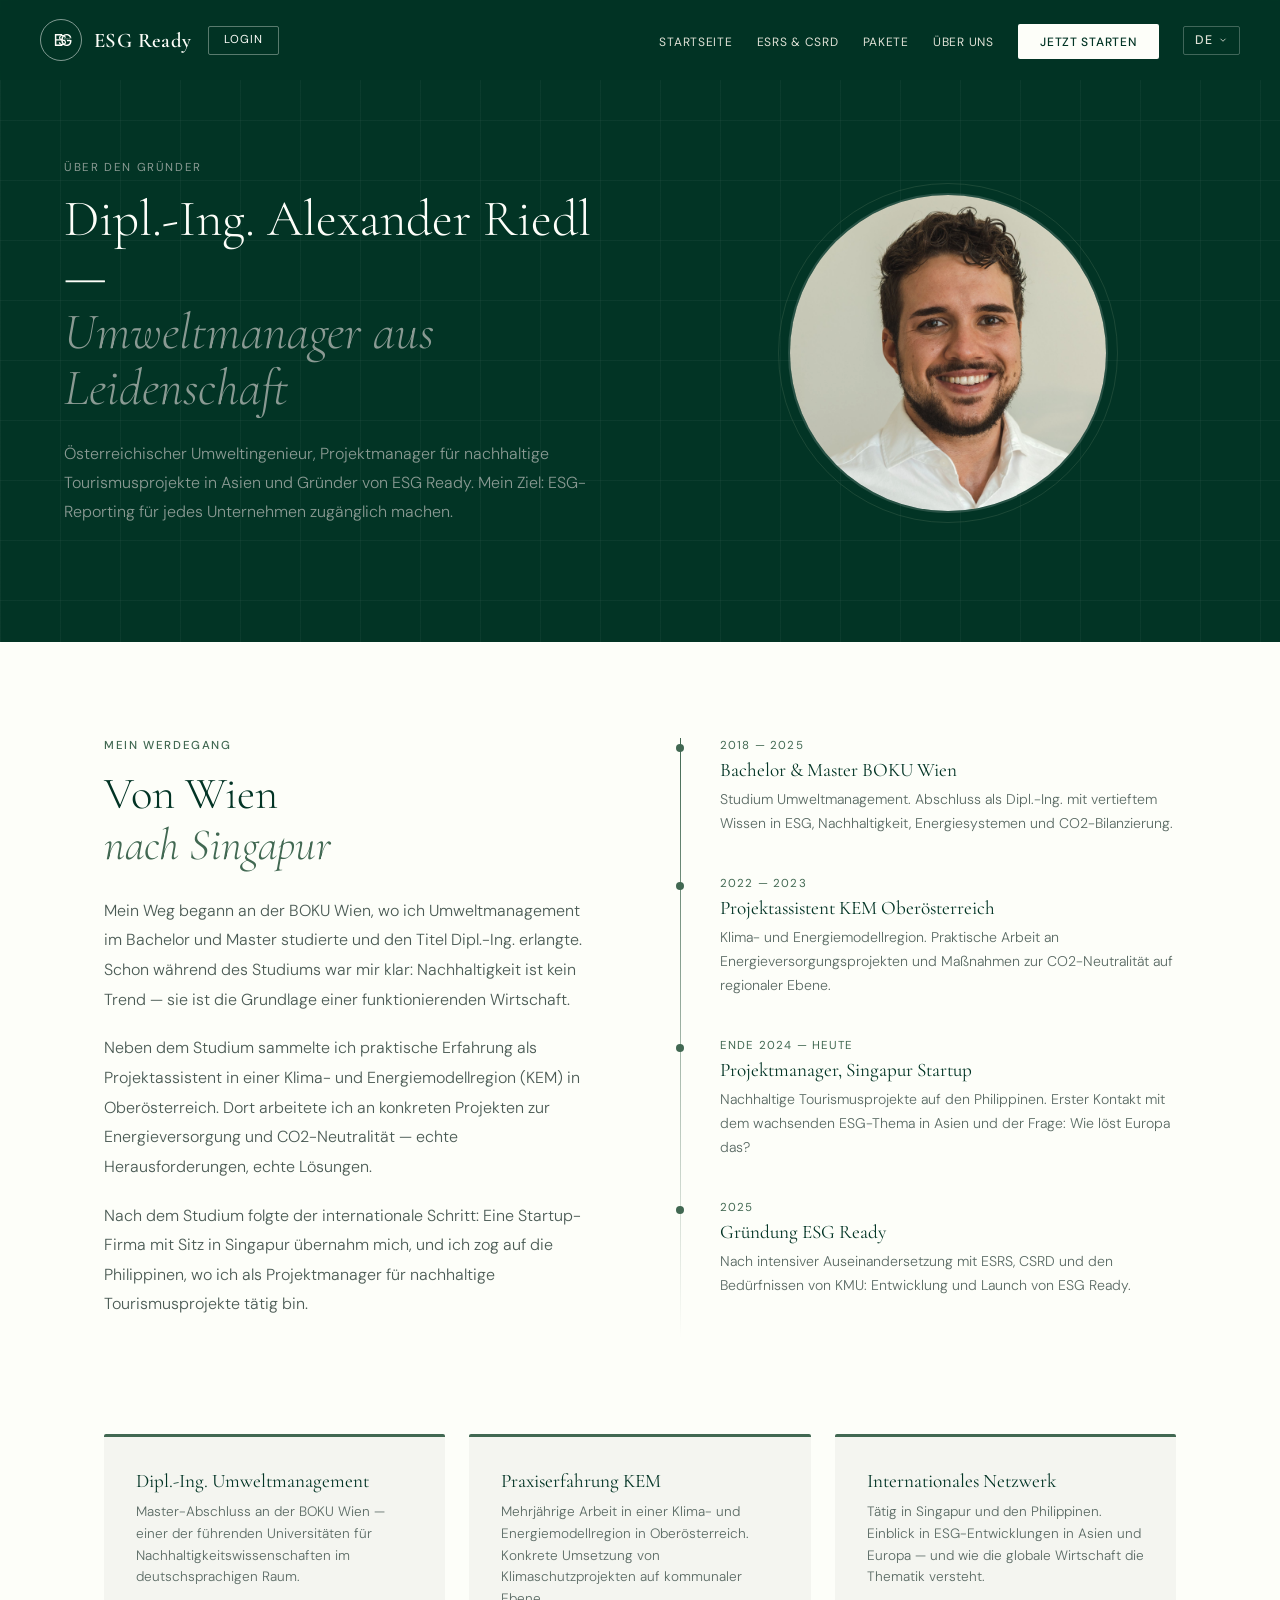
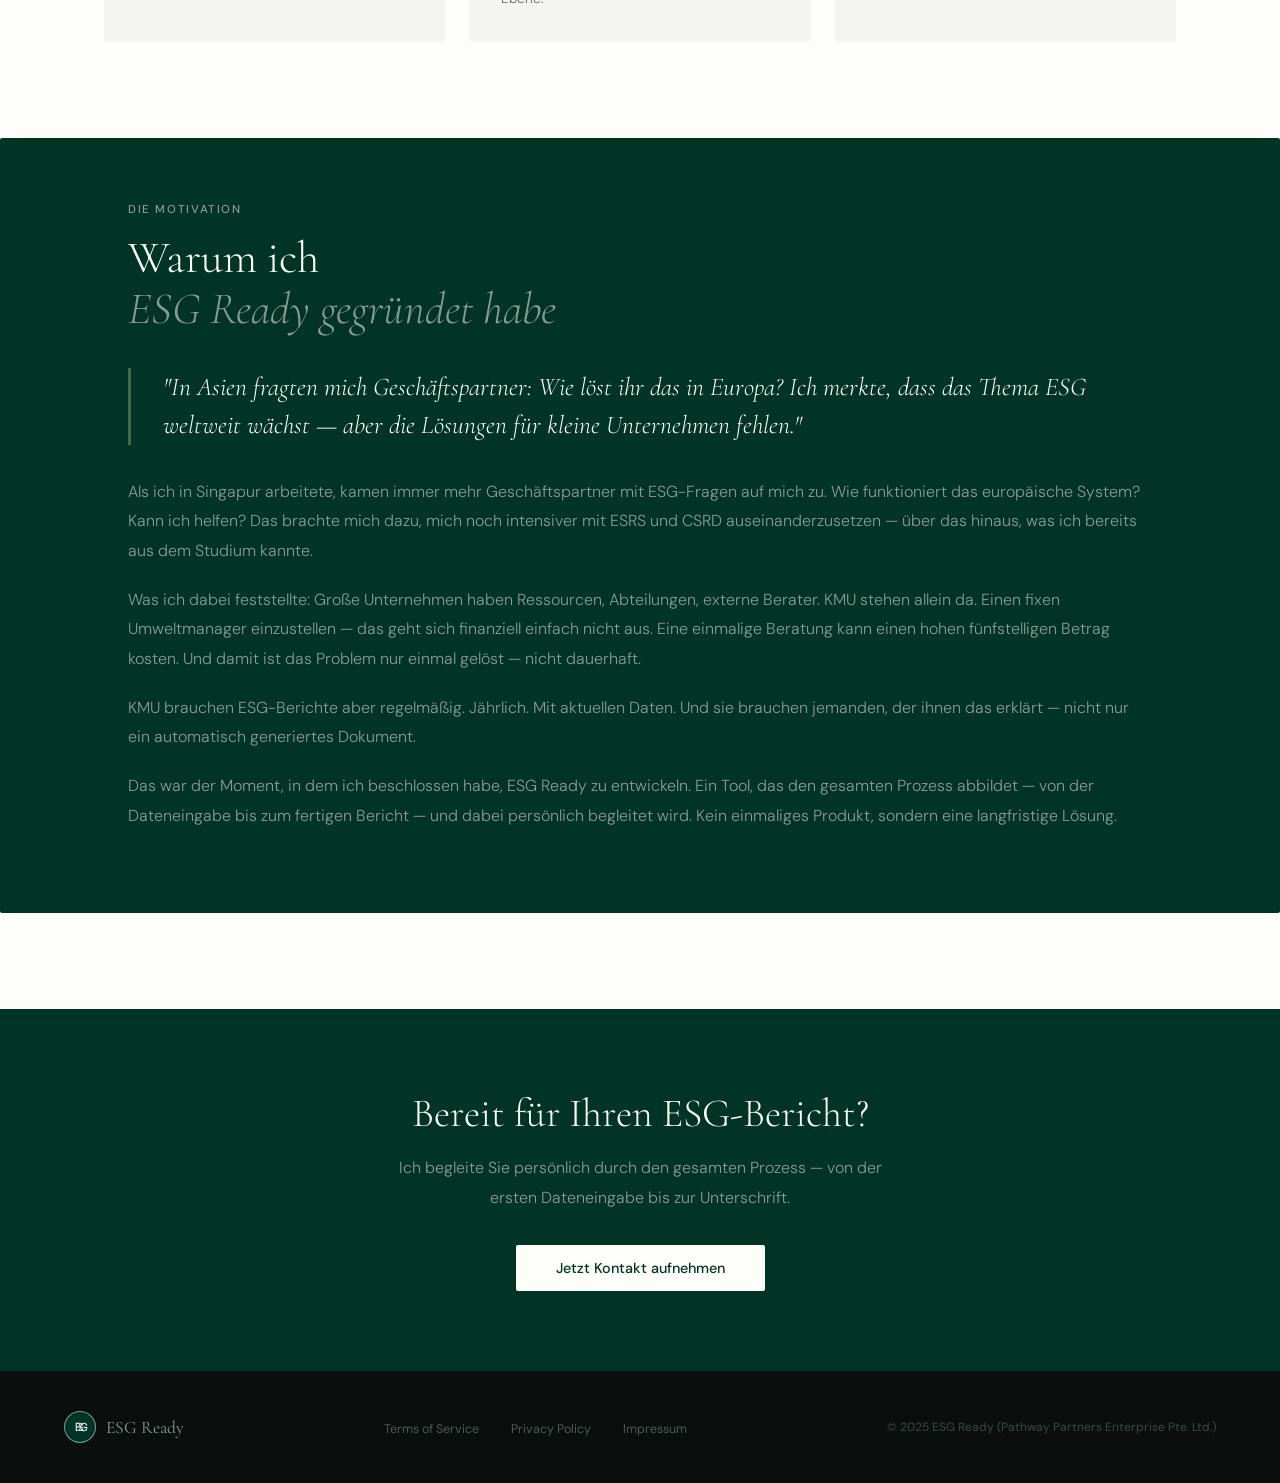
<file: about.html>
<!DOCTYPE html>
<html lang="de">
<head>
    <meta charset="UTF-8">
    <meta name="viewport" content="width=device-width, initial-scale=1.0">
    <title>Über uns — ESG Ready</title>
    <link rel="preconnect" href="https://fonts.googleapis.com">
    <link rel="preconnect" href="https://fonts.gstatic.com" crossorigin>
    <link href="https://fonts.googleapis.com/css2?family=Cormorant+Garamond:ital,wght@0,300;0,400;0,600;1,300;1,400&family=DM+Sans:wght@300;400;500&display=swap" rel="stylesheet">
    <link rel="stylesheet" href="contact-modal.css">
    <style>
        :root { --deep: #023425; --mid: #416852; --sage: #8a9a93; --cream: #fdfef9; --light: #dfe1d6; --black: #0a0f0d; }
        *, *::before, *::after { margin: 0; padding: 0; box-sizing: border-box; }
        html { scroll-behavior: smooth; }
        body { font-family: 'DM Sans', sans-serif; background-color: var(--cream); color: var(--black); overflow-x: hidden; }
        nav { position: fixed; top: 0; left: 0; right: 0; z-index: 100; padding: 1.2rem 2.5rem; display: flex; align-items: center; justify-content: space-between; background: rgba(2,52,37,0.97); backdrop-filter: blur(12px); }
        .nav-logo { display: flex; align-items: center; gap: 0.75rem; text-decoration: none; }

        .nav-left { display: flex; align-items: center; gap: 1rem; }
        
        .nav-login {
            font-size: 0.72rem;
            color: var(--cream);
            text-decoration: none;
            letter-spacing: 0.08em;
            text-transform: uppercase;
            padding: 0.48rem 0.95rem;
            border: 1px solid rgba(253,254,249,0.35);
            border-radius: 2px;
            transition: all 0.2s;
            line-height: 1;
        }
        
        .nav-login:hover {
            border-color: var(--cream);
            background: rgba(253,254,249,0.08);
        }
        
        .nav-logo img { width: 42px; height: 42px; border-radius: 50%; border: 1.5px solid rgba(255,255,255,0.5); }
        .nav-logo-text { font-family: 'Cormorant Garamond', serif; font-size: 1.3rem; font-weight: 600; color: var(--cream); letter-spacing: 0.02em; }
        .nav-links { display: flex; align-items: center; gap: 1.5rem; list-style: none; }
        .nav-links a { font-size: 0.75rem; font-weight: 400; color: var(--light); text-decoration: none; letter-spacing: 0.06em; text-transform: uppercase; transition: color 0.2s; }
        .nav-links a:hover { color: var(--cream); }
        .nav-cta { background: var(--cream) !important; color: var(--deep) !important; padding: 0.6rem 1.4rem !important; border-radius: 2px !important; font-weight: 500 !important; }

        .lang-switcher { position: relative; display: flex; align-items: center; }
        .lang-dropdown { display: flex; align-items: center; gap: 0.3rem; border: 1px solid rgba(253,254,249,0.25); color: var(--light); font-size: 0.78rem; font-weight: 500; letter-spacing: 0.08em; padding: 0.35rem 0.7rem; border-radius: 2px; cursor: pointer; transition: all 0.2s; user-select: none; position: relative; }
        .lang-dropdown:hover { border-color: var(--cream); color: var(--cream); }
        .lang-menu { display: none; position: absolute; top: calc(100% + 0.5rem); right: 0; background: #023425; border: 1px solid rgba(253,254,249,0.15); border-radius: 2px; list-style: none; min-width: 130px; z-index: 200; overflow: hidden; }
        .lang-menu.open { display: block; }
        .lang-menu li { padding: 0.6rem 1rem; font-size: 0.78rem; color: var(--light); cursor: pointer; transition: background 0.15s; letter-spacing: 0.04em; }
        .lang-menu li:hover { background: rgba(253,254,249,0.08); color: var(--cream); }
        
        .hero { background: var(--deep); padding: 10rem 4rem 6rem; position: relative; overflow: hidden; }
        .hero::before { content: ''; position: absolute; inset: 0; background-image: linear-gradient(rgba(253,254,249,0.04) 1px, transparent 1px), linear-gradient(90deg, rgba(253,254,249,0.04) 1px, transparent 1px); background-size: 60px 60px; }
        .hero-inner { max-width: 1200px; margin: 0 auto; position: relative; z-index: 1; display: grid; grid-template-columns: 1fr 1fr; gap: 5rem; align-items: center; }
        .hero-tag { font-size: 0.72rem; letter-spacing: 0.14em; text-transform: uppercase; color: var(--sage); margin-bottom: 1rem; display: block; }
        .hero-h1 { font-family: 'Cormorant Garamond', serif; font-size: clamp(2.5rem, 4vw, 4rem); font-weight: 300; color: var(--cream); line-height: 1.1; margin-bottom: 1.5rem; }
        .hero-h1 em { font-style: italic; color: var(--sage); }
        .hero-sub { font-size: 1rem; font-weight: 300; color: var(--sage); line-height: 1.8; }
        .hero-photo { position: relative; display: flex; justify-content: center; }
        .hero-photo img { width: 320px; height: 320px; border-radius: 50%; object-fit: cover; object-position: center top; filter: brightness(1.1) contrast(0.95); border: 2px solid rgba(253,254,249,0.15); }
        .hero-photo::before { content: ''; position: absolute; width: 340px; height: 340px; border-radius: 50%; border: 1px solid rgba(65,104,82,0.4); top: 50%; left: 50%; transform: translate(-50%, -50%); }

        .content { max-width: 1200px; margin: 0 auto; padding: 6rem 4rem; }
        .section-tag { font-size: 0.72rem; letter-spacing: 0.14em; text-transform: uppercase; color: var(--mid); font-weight: 500; margin-bottom: 1rem; display: block; }
        .section-title { font-family: 'Cormorant Garamond', serif; font-size: clamp(2rem, 3.5vw, 3rem); font-weight: 300; line-height: 1.15; color: var(--deep); margin-bottom: 1.5rem; }
        .section-title em { font-style: italic; color: var(--mid); }
        p { font-size: 1rem; font-weight: 300; color: #4a5a54; line-height: 1.85; margin-bottom: 1.2rem; }

        .story-grid { display: grid; grid-template-columns: 1fr 1fr; gap: 5rem; align-items: start; margin-bottom: 6rem; }
        .timeline {
            position: relative;
            padding-left: 2.5rem;
        }
        
        .timeline::before {
            content: '';
            position: absolute;
            left: 0;
            top: 0;
            bottom: 0;
            width: 1px;
            background: linear-gradient(to bottom, var(--mid), transparent);
        }
        
        .timeline-item {
            position: relative;
            margin-bottom: 2.5rem;
        }
        
        .timeline-item::before {
            content: '';
            position: absolute;
            left: calc(-2.5rem - 4px);
            top: 0.4rem;
            width: 8px;
            height: 8px;
            border-radius: 50%;
            background: var(--mid);
        }
        .timeline-year { font-size: 0.72rem; letter-spacing: 0.1em; text-transform: uppercase; color: var(--mid); margin-bottom: 0.3rem; }
        .timeline-title { font-family: 'Cormorant Garamond', serif; font-size: 1.2rem; font-weight: 400; color: var(--deep); margin-bottom: 0.4rem; }
        .timeline-p { font-size: 0.88rem; font-weight: 300; color: #5a6a64; line-height: 1.7; margin-bottom: 0; }

        .motivation-block { background: var(--deep); padding: 4rem; border-radius: 2px; margin-bottom: 6rem; }
        .motivation-block .section-title { color: var(--cream); }
        .motivation-block .section-title em { color: var(--sage); }
        .motivation-block p { color: var(--sage); }
        .motivation-quote { font-family: 'Cormorant Garamond', serif; font-size: 1.6rem; font-weight: 300; font-style: italic; color: var(--cream); line-height: 1.5; border-left: 3px solid var(--mid); padding-left: 2rem; margin: 2rem 0; }

        .credentials-grid { display: grid; grid-template-columns: repeat(3, 1fr); gap: 1.5rem; margin-top: 4rem; }
        .credential-card { background: #f4f5f0; padding: 2rem; border-radius: 2px; border-top: 3px solid var(--mid); }
        .credential-card h3 { font-family: 'Cormorant Garamond', serif; font-size: 1.2rem; font-weight: 400; color: var(--deep); margin-bottom: 0.5rem; }
        .credential-card p { font-size: 0.85rem; color: #5a6a64; line-height: 1.6; margin-bottom: 0; }

        .cta-block { background: var(--deep); padding: 5rem 4rem; text-align: center; }
        .cta-block h2 { font-family: 'Cormorant Garamond', serif; font-size: 2.5rem; font-weight: 300; color: var(--cream); margin-bottom: 1rem; }
        .cta-block p { color: var(--sage); font-size: 1rem; margin-bottom: 2rem; max-width: 500px; margin-left: auto; margin-right: auto; }
        .btn-primary { background: var(--cream); color: var(--deep); padding: 0.9rem 2.5rem; font-size: 0.9rem; font-weight: 500; text-decoration: none; border-radius: 2px; transition: all 0.2s; display: inline-block; }
        .btn-primary:hover { background: var(--light); transform: translateY(-1px); }

        footer { background: var(--black); padding: 2.5rem 4rem; }
        .footer-inner { max-width: 1200px; margin: 0 auto; display: flex; align-items: center; justify-content: space-between; }
        .footer-logo { display: flex; align-items: center; gap: 0.6rem; text-decoration: none; }
        .footer-logo img { width: 32px; height: 32px; border-radius: 50%; border: 1.5px solid rgba(255,255,255,0.5); background: var(--deep); padding: 1px; }
        .footer-logo-text { font-family: 'Cormorant Garamond', serif; font-size: 1.1rem; color: var(--sage); }
        .footer-links { display: flex; gap: 2rem; list-style: none; }
        .footer-links a { font-size: 0.78rem; color: #4a5a54; text-decoration: none; transition: color 0.2s; }
        .footer-links a:hover { color: var(--sage); }
        .footer-copy { font-size: 0.75rem; color: #3a4a44; }

        .fade-up { opacity: 0; transform: translateY(30px); transition: opacity 0.7s ease, transform 0.7s ease; }
        .fade-up.visible { opacity: 1; transform: translateY(0); }

        @media (max-width: 900px) {
            nav { padding: 1rem 1.5rem; } .nav-links { display: none; }
            .hero { padding: 8rem 2rem 4rem; } .hero-inner { grid-template-columns: 1fr; }
            .hero-photo { display: none; }
            .content { padding: 4rem 2rem; } .story-grid { grid-template-columns: 1fr; gap: 3rem; }
            .credentials-grid { grid-template-columns: 1fr; }
            .motivation-block { padding: 2.5rem 2rem; }
            .cta-block { padding: 4rem 2rem; }
            footer { padding: 2rem; } .footer-inner { flex-direction: column; gap: 1.5rem; text-align: center; }
        }
    </style>
</head>
<body data-page="about">

<nav>
    <div class="nav-left">
        <a href="index.html" class="nav-logo">
            <img src="[data-uri]" alt="ESG Ready">
            <span class="nav-logo-text">ESG Ready</span>
        </a>
        <a href="https://readyforesg.streamlit.app/" class="nav-login" id="nav_login" data-i18n="common.nav_login">Login</a>
    </div>

    <ul class="nav-links">
            <li><a href="index.html" id="nav_home" data-i18n="common.nav_home">Startseite</a></li>
            <li><a href="esrs.html" id="nav_esrs" data-i18n="common.nav_esrs">ESRS &amp; CSRD</a></li>
            <li><a href="packages.html" id="nav_packages" data-i18n="common.nav_packages">Pakete</a></li>
            <li><a href="about.html" class="active" id="nav_about" data-i18n="common.nav_about">Über uns</a></li>
            <li><a href="index.html#contact" class="nav-cta" id="nav_cta" data-i18n="common.nav_cta">Jetzt starten</a></li>
            <li class="lang-switcher">
                <div class="lang-dropdown" onclick="toggleLangMenu(event)">
                    <span id="lang-current">DE</span>
                    <svg width="10" height="10" viewBox="0 0 24 24" fill="none" stroke="currentColor" stroke-width="2">
                        <polyline points="6 9 12 15 18 9"/>
                    </svg>
                    <ul class="lang-menu" id="lang-menu">
                        <li onclick="setLang('de')">DE — Deutsch</li>
                        <li onclick="setLang('en')">EN — English</li>
                        <li onclick="setLang('fr')">FR — Français</li>
                        <li onclick="setLang('it')">IT — Italiano</li>
                    </ul>
                </div>
            </li>
        </ul>
    </nav>

    <div class="hero">
        <div class="hero-inner">
            <div>
                <span class="hero-tag" data-i18n="about.hero_tag">Über den Gründer</span>
                <h1 class="hero-h1" data-i18n="about.hero_h1" data-i18n-mode="html">Dipl.-Ing. Alexander Riedl —<br><em>Umweltmanager aus Leidenschaft</em></h1>
                <p class="hero-sub" data-i18n="about.hero_sub">Österreichischer Umweltingenieur, Projektmanager für nachhaltige Tourismusprojekte in Asien und Gründer von ESG Ready. Mein Ziel: ESG-Reporting für jedes Unternehmen zugänglich machen.</p>
            </div>
            <div class="hero-photo">
                <img src="[data-uri]" alt="Alexander Riedl">
            </div>
        </div>
    </div>

    <div class="content">

        <div class="story-grid fade-up">
            <div>
                <span class="section-tag" data-i18n="about.story_tag">Mein Werdegang</span>
                <h2 class="section-title" data-i18n="about.story_title" data-i18n-mode="html">Von Wien<br><em>nach Singapur</em></h2>
                <p data-i18n="about.story_p1">Mein Weg begann an der BOKU Wien, wo ich Umweltmanagement im Bachelor und Master studierte und den Titel Dipl.-Ing. erlangte. Schon während des Studiums war mir klar: Nachhaltigkeit ist kein Trend — sie ist die Grundlage einer funktionierenden Wirtschaft.</p>
                <p data-i18n="about.story_p2">Neben dem Studium sammelte ich praktische Erfahrung als Projektassistent in einer Klima- und Energiemodellregion (KEM) in Oberösterreich. Dort arbeitete ich an konkreten Projekten zur Energieversorgung und CO2-Neutralität — echte Herausforderungen, echte Lösungen.</p>
                <p data-i18n="about.story_p3">Nach dem Studium folgte der internationale Schritt: Eine Startup-Firma mit Sitz in Singapur übernahm mich, und ich zog auf die Philippinen, wo ich als Projektmanager für nachhaltige Tourismusprojekte tätig bin.</p>
            </div>
        
            <div class="timeline fade-up">
                <div class="timeline-item">
                    <div class="timeline-year" data-i18n="about.tl1_year">2018 — 2025</div>
                    <div class="timeline-title" data-i18n="about.tl1_title">Bachelor & Master BOKU Wien</div>
                    <p class="timeline-p" data-i18n="about.tl1_text">Studium Umweltmanagement. Abschluss als Dipl.-Ing. mit vertieftem Wissen in ESG, Nachhaltigkeit, Energiesystemen und CO2-Bilanzierung.</p>
                </div>
        
                <div class="timeline-item">
                    <div class="timeline-year" data-i18n="about.tl2_year">2022 — 2023</div>
                    <div class="timeline-title" data-i18n="about.tl2_title">Projektassistent KEM Oberösterreich</div>
                    <p class="timeline-p" data-i18n="about.tl2_text">Klima- und Energiemodellregion. Praktische Arbeit an Energieversorgungsprojekten und Maßnahmen zur CO2-Neutralität auf regionaler Ebene.</p>
                </div>
        
                <div class="timeline-item">
                    <div class="timeline-year" data-i18n="about.tl3_year">Ende 2024 — heute</div>
                    <div class="timeline-title" data-i18n="about.tl3_title">Projektmanager, Singapur Startup</div>
                    <p class="timeline-p" data-i18n="about.tl3_text">Nachhaltige Tourismusprojekte auf den Philippinen. Erster Kontakt mit dem wachsenden ESG-Thema in Asien und der Frage: Wie löst Europa das?</p>
                </div>
        
                <div class="timeline-item">
                    <div class="timeline-year" data-i18n="about.tl4_year">2025</div>
                    <div class="timeline-title" data-i18n="about.tl4_title">Gründung ESG Ready</div>
                    <p class="timeline-p" data-i18n="about.tl4_text">Nach intensiver Auseinandersetzung mit ESRS, CSRD und den Bedürfnissen von KMU: Entwicklung und Launch von ESG Ready.</p>
                </div>
            </div>
        </div>
        
        <div class="credentials-grid fade-up">
            <div class="credential-card">
                <h3 data-i18n="about.cred1_title">Dipl.-Ing. Umweltmanagement</h3>
                <p data-i18n="about.cred1_text">Master-Abschluss an der BOKU Wien — einer der führenden Universitäten für Nachhaltigkeitswissenschaften im deutschsprachigen Raum.</p>
            </div>
            <div class="credential-card">
                <h3 data-i18n="about.cred2_title">Praxiserfahrung KEM</h3>
                <p data-i18n="about.cred2_text">Mehrjährige Arbeit in einer Klima- und Energiemodellregion in Oberösterreich. Konkrete Umsetzung von Klimaschutzprojekten auf kommunaler Ebene.</p>
            </div>
            <div class="credential-card">
                <h3 data-i18n="about.cred3_title">Internationales Netzwerk</h3>
                <p data-i18n="about.cred3_text">Tätig in Singapur und den Philippinen. Einblick in ESG-Entwicklungen in Asien und Europa — und wie die globale Wirtschaft die Thematik versteht.</p>
            </div>
        </div>

    </div>

    <div class="motivation-block">
        <div style="max-width: 1200px; margin: 0 auto; padding: 0 4rem;">
            <span class="section-tag" style="color: var(--sage);" data-i18n="about.motivation_tag">Die Motivation</span>
            <h2 class="section-title" data-i18n="about.motivation_title" data-i18n-mode="html">Warum ich<br><em>ESG Ready gegründet habe</em></h2>
            <div class="motivation-quote fade-up" data-i18n="about.motivation_quote">"In Asien fragten mich Geschäftspartner: Wie löst ihr das in Europa? Ich merkte, dass das Thema ESG weltweit wächst — aber die Lösungen für kleine Unternehmen fehlen."</div>
            <p class="fade-up" data-i18n="about.motivation_p1">Als ich in Singapur arbeitete, kamen immer mehr Geschäftspartner mit ESG-Fragen auf mich zu. Wie funktioniert das europäische System? Kann ich helfen? Das brachte mich dazu, mich noch intensiver mit ESRS und CSRD auseinanderzusetzen — über das hinaus, was ich bereits aus dem Studium kannte.</p>
            <p class="fade-up" data-i18n="about.motivation_p2">Was ich dabei feststellte: Große Unternehmen haben Ressourcen, Abteilungen, externe Berater. KMU stehen allein da. Einen fixen Umweltmanager einzustellen — das geht sich finanziell einfach nicht aus. Eine einmalige Beratung kann einen hohen fünfstelligen Betrag kosten. Und damit ist das Problem nur einmal gelöst — nicht dauerhaft.</p>
            <p class="fade-up" data-i18n="about.motivation_p3">KMU brauchen ESG-Berichte aber regelmäßig. Jährlich. Mit aktuellen Daten. Und sie brauchen jemanden, der ihnen das erklärt — nicht nur ein automatisch generiertes Dokument.</p>
            <p class="fade-up" data-i18n="about.motivation_p4">Das war der Moment, in dem ich beschlossen habe, ESG Ready zu entwickeln. Ein Tool, das den gesamten Prozess abbildet — von der Dateneingabe bis zum fertigen Bericht — und dabei persönlich begleitet wird. Kein einmaliges Produkt, sondern eine langfristige Lösung.</p>
        </div>
    </div>

    <div class="cta-block">
        <h2 data-i18n="about.cta_title">Bereit für Ihren ESG-Bericht?</h2>
        <p data-i18n="about.cta_text">Ich begleite Sie persönlich durch den gesamten Prozess — von der ersten Dateneingabe bis zur Unterschrift.</p>
        <a href="#" class="btn-primary js-open-inquiry" data-i18n="about.cta_button" data-inquiry-source="About CTA">Jetzt Kontakt aufnehmen</a>
    </div>

    <footer>
        <div class="footer-inner">
            <a href="index.html" class="footer-logo">
                <img src="[data-uri]" alt="ESG Ready">
                <span class="footer-logo-text">ESG Ready</span>
            </a>
            <ul class="footer-links">
                <li><a href="#" data-i18n="common.footer_terms">Terms of Service</a></li>
                <li><a href="#" data-i18n="common.footer_privacy">Privacy Policy</a></li>
                <li><a href="#" data-i18n="common.footer_imprint">Impressum</a></li>
            </ul>
            <span class="footer-copy">&copy; 2025 ESG Ready (Pathway Partners Enterprise Pte. Ltd.)</span>
        </div>
    </footer>

    <script>
    const fadeElements = document.querySelectorAll('.fade-up');
    const observer = new IntersectionObserver((entries) => {
        entries.forEach((entry, index) => {
            if (entry.isIntersecting) {
                setTimeout(() => entry.target.classList.add('visible'), index * 100);
                observer.unobserve(entry.target);
            }
        });
    }, { threshold: 0.05 });

    fadeElements.forEach(el => observer.observe(el));

    setTimeout(() => {
        fadeElements.forEach(el => {
            const r = el.getBoundingClientRect();
            if (r.top < window.innerHeight) el.classList.add('visible');
        });
    }, 100);
</script>

<script src="translations.js"></script>
<script>
    const fadeElements = document.querySelectorAll('.fade-up');
    const observer = new IntersectionObserver((entries) => {
        entries.forEach((entry, index) => {
            if (entry.isIntersecting) {
                setTimeout(() => entry.target.classList.add('visible'), index * 100);
                observer.unobserve(entry.target);
            }
        });
    }, { threshold: 0.05 });

    fadeElements.forEach(el => observer.observe(el));

    setTimeout(() => {
        fadeElements.forEach(el => {
            const r = el.getBoundingClientRect();
            if (r.top < window.innerHeight) el.classList.add('visible');
        });
    }, 100);
</script>

<script src="translations.js"></script>
<script>
    const fadeElements = document.querySelectorAll('.fade-up');
    const observer = new IntersectionObserver((entries) => {
        entries.forEach((entry, index) => {
            if (entry.isIntersecting) {
                setTimeout(() => entry.target.classList.add('visible'), index * 100);
                observer.unobserve(entry.target);
            }
        });
    }, { threshold: 0.05 });

    fadeElements.forEach(el => observer.observe(el));

    setTimeout(() => {
        fadeElements.forEach(el => {
            const r = el.getBoundingClientRect();
            if (r.top < window.innerHeight) el.classList.add('visible');
        });
    }, 100);
</script>

<script src="translations.js"></script>
<script>
    const fadeElements = document.querySelectorAll('.fade-up');
    const observer = new IntersectionObserver((entries) => {
        entries.forEach((entry, index) => {
            if (entry.isIntersecting) {
                setTimeout(() => entry.target.classList.add('visible'), index * 100);
                observer.unobserve(entry.target);
            }
        });
    }, { threshold: 0.05 });

    fadeElements.forEach(el => observer.observe(el));

    setTimeout(() => {
        fadeElements.forEach(el => {
            const r = el.getBoundingClientRect();
            if (r.top < window.innerHeight) el.classList.add('visible');
        });
    }, 100);
</script>

<script src="translations.js"></script>
<script>
    const fadeElements = document.querySelectorAll('.fade-up');
    const observer = new IntersectionObserver((entries) => {
        entries.forEach((entry, index) => {
            if (entry.isIntersecting) {
                setTimeout(() => entry.target.classList.add('visible'), index * 100);
                observer.unobserve(entry.target);
            }
        });
    }, { threshold: 0.05 });

    fadeElements.forEach(el => observer.observe(el));

    setTimeout(() => {
        fadeElements.forEach(el => {
            const r = el.getBoundingClientRect();
            if (r.top < window.innerHeight) el.classList.add('visible');
        });
    }, 100);
</script>

<script src="translations.js"></script>
<script>
(function () {
    const labels = { de: "DE", en: "EN", fr: "FR", it: "IT" };

    function getNestedValue(obj, path) {
        return path.split(".").reduce((acc, key) => {
            if (acc && Object.prototype.hasOwnProperty.call(acc, key)) {
                return acc[key];
            }
            return undefined;
        }, obj);
    }

    function updateLangLabel(lang) {
        const current = document.getElementById("lang-current");
        if (current) current.textContent = labels[lang] || "DE";
    }

    function applyTranslations(lang) {
        if (!window.TRANSLATIONS || !window.TRANSLATIONS[lang]) return;

        document.documentElement.lang = lang;
        updateLangLabel(lang);

        document.querySelectorAll("[data-i18n]").forEach((el) => {
            const key = el.dataset.i18n;
            let value = getNestedValue(window.TRANSLATIONS[lang], key);

            if (value === undefined) {
                value = getNestedValue(window.TRANSLATIONS.de, key);
            }

            if (value === undefined) return;

            if (el.dataset.i18nMode === "html") {
                el.innerHTML = value;
            } else {
                el.textContent = value;
            }
        });
    }

    function closeLangMenu() {
        const menu = document.getElementById("lang-menu");
        if (menu) menu.classList.remove("open");
    }

    window.toggleLangMenu = function (event) {
        event.stopPropagation();
        const menu = document.getElementById("lang-menu");
        if (menu) menu.classList.toggle("open");
    };

    window.setLang = function (lang) {
        localStorage.setItem("siteLang", lang);
        applyTranslations(lang);
        closeLangMenu();
    };

    document.addEventListener("click", function () {
        closeLangMenu();
    });

    document.addEventListener("DOMContentLoaded", function () {
        const saved = localStorage.getItem("siteLang");
        const lang = saved && window.TRANSLATIONS && window.TRANSLATIONS[saved] ? saved : "de";
        applyTranslations(lang);
    });
})();
</script>
<div class="contact-modal" id="contactModal" aria-hidden="true">
    <div class="contact-modal__backdrop"></div>

    <div class="contact-modal__dialog">
        <button type="button" class="contact-modal__close" data-close-contact-modal>&times;</button>

        <span class="contact-modal__tag">Anfrage</span>
        <h2 class="contact-modal__title">Kontakt aufnehmen</h2>
        <p class="contact-modal__text">
            Senden Sie uns Ihre Anfrage. Nach dem Absenden erhalten Sie die Angaben direkt per E-Mail über Netlify Forms.
        </p>

        <form
            id="leadInquiryForm"
            name="lead-inquiry"
            method="POST"
            data-netlify="true"
            netlify-honeypot="bot-field"
            class="contact-form"
        >
            <input type="hidden" name="form-name" value="lead-inquiry">
            <input type="hidden" name="subject" data-remove-prefix value="Neue Anfrage über ESG Ready">
            <input type="hidden" name="source" value="">
            <input type="hidden" name="page" value="">

            <p class="hidden-bot-field">
                <label>Do not fill this out if you're human: <input name="bot-field" type="text"></label>
            </p>

            <div class="contact-form__row">
                <div class="contact-form__field">
                    <label for="inq-name">Name</label>
                    <input id="inq-name" name="name" type="text" required>
                </div>

                <div class="contact-form__field">
                    <label for="inq-email">E-Mail</label>
                    <input id="inq-email" name="email" type="email" required>
                </div>
            </div>

            <div class="contact-form__row">
                <div class="contact-form__field">
                    <label for="inq-company">Unternehmen</label>
                    <input id="inq-company" name="company" type="text" required>
                </div>

                <div class="contact-form__field">
                    <label for="inq-phone">Telefon</label>
                    <input id="inq-phone" name="phone" type="text">
                </div>
            </div>

            <div class="contact-form__field">
                <label for="inq-topic">Thema</label>
                <select id="inq-topic" name="topic" required>
                    <option value="">Bitte wählen</option>
                    <option value="ESG Ready">ESG Ready</option>
                    <option value="ESG Certified">ESG Certified</option>
                    <option value="ESG Partner">ESG Partner</option>
                    <option value="General question">Allgemeine Frage</option>
                </select>
            </div>

            <div class="contact-form__field">
                <label for="inq-message">Nachricht</label>
                <textarea id="inq-message" name="message" required></textarea>
            </div>

            <div class="contact-form__actions">
                <button type="submit" class="btn-primary">Anfrage senden</button>
                <button type="button" class="btn-ghost" data-close-contact-modal>Abbrechen</button>
            </div>

            <div class="contact-form__success">Danke — Ihre Anfrage wurde gesendet.</div>
            <div class="contact-form__error">Senden fehlgeschlagen. Bitte versuchen Sie es erneut.</div>

            <p class="contact-form__note">
                Felder wie Seite und Button-Herkunft werden automatisch mitgeschickt, damit Sie sehen, woher die Anfrage kam.
            </p>
        </form>
    </div>
</div>

<script src="contact-modal.js"></script>
</body>
</html>
</file>
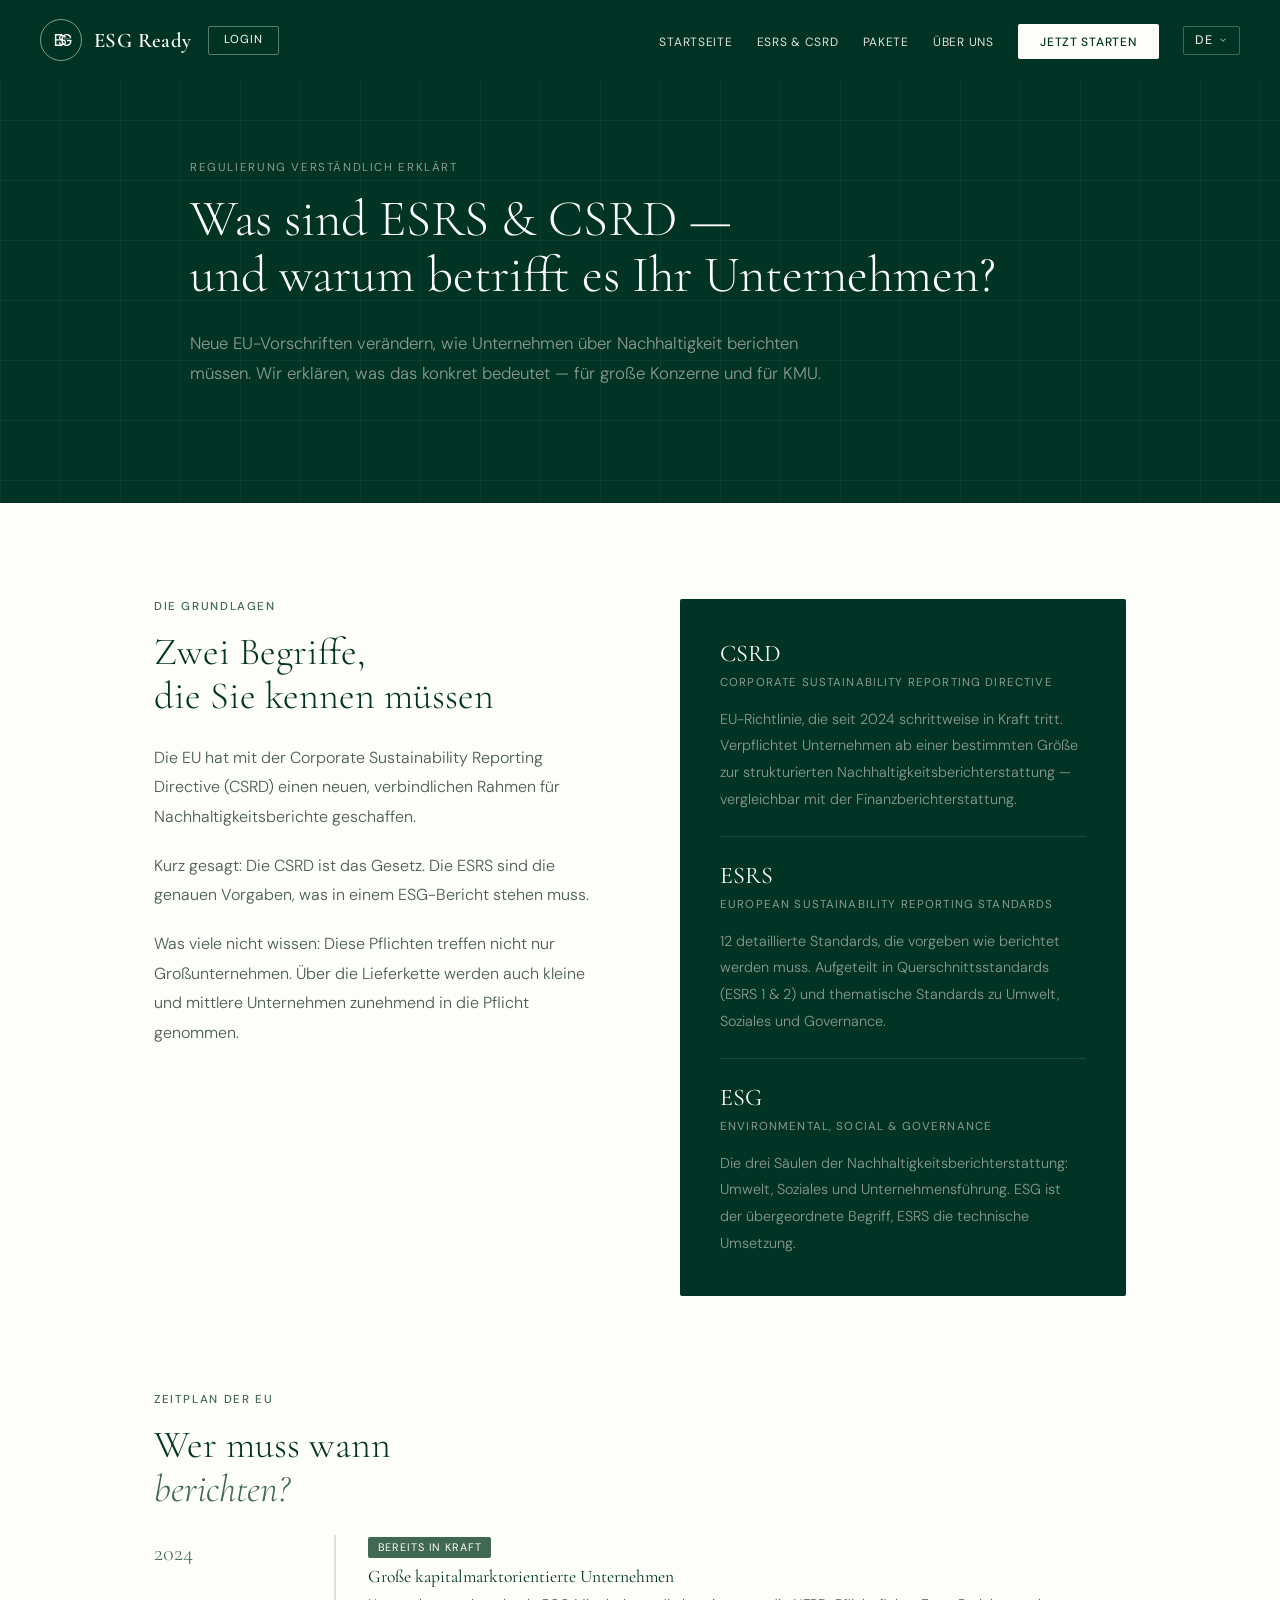
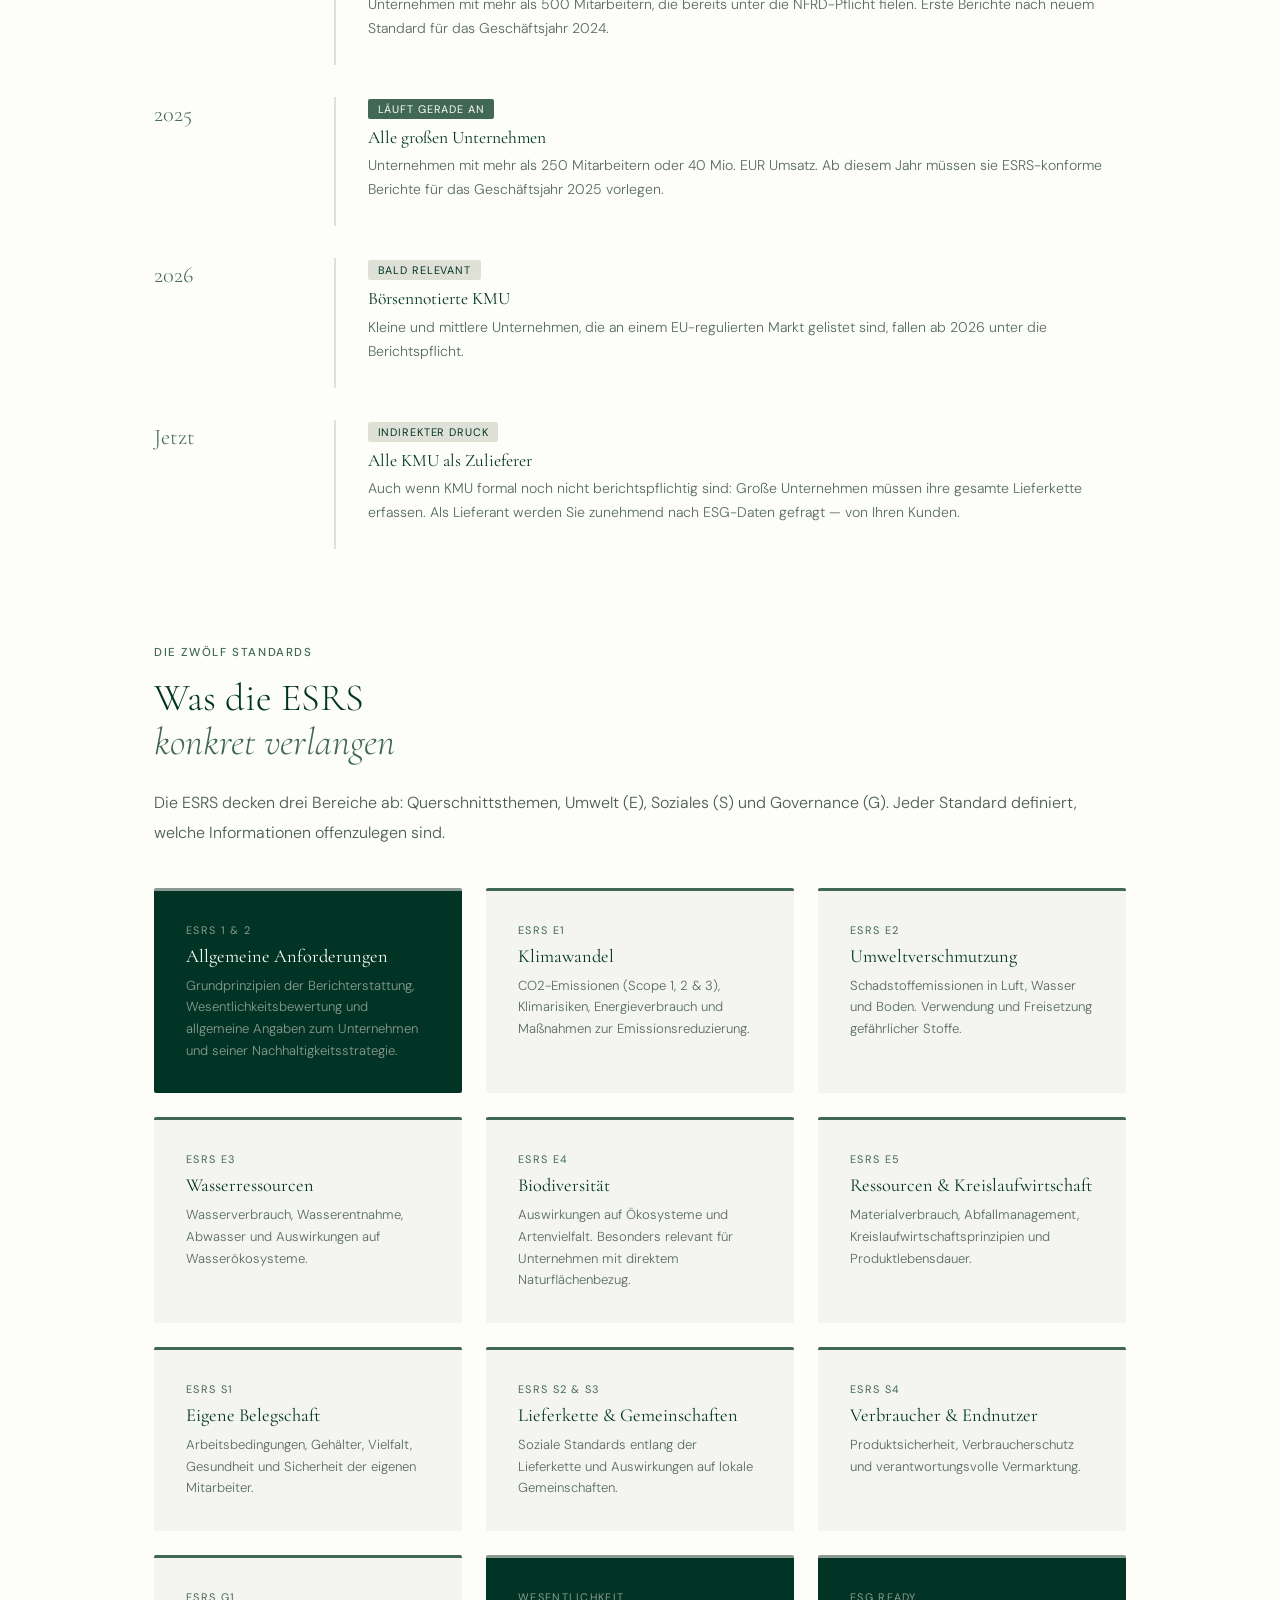
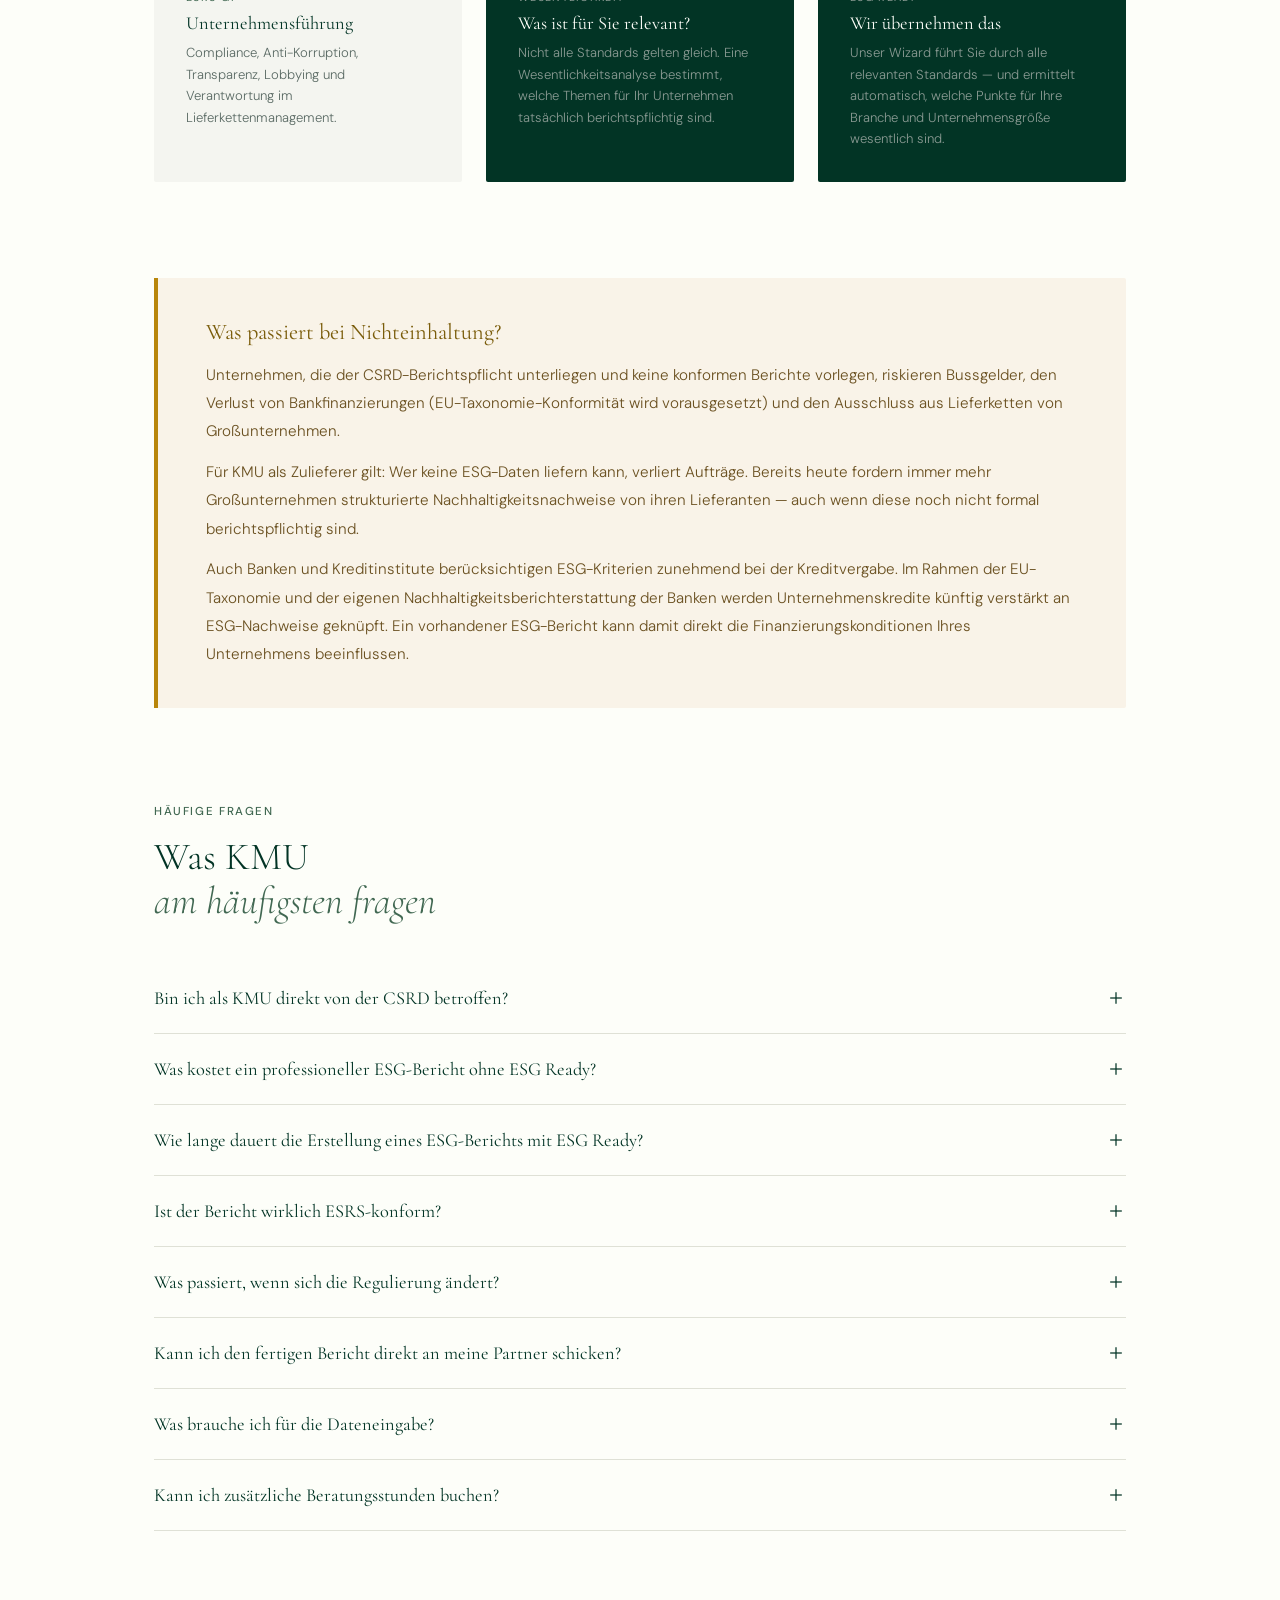
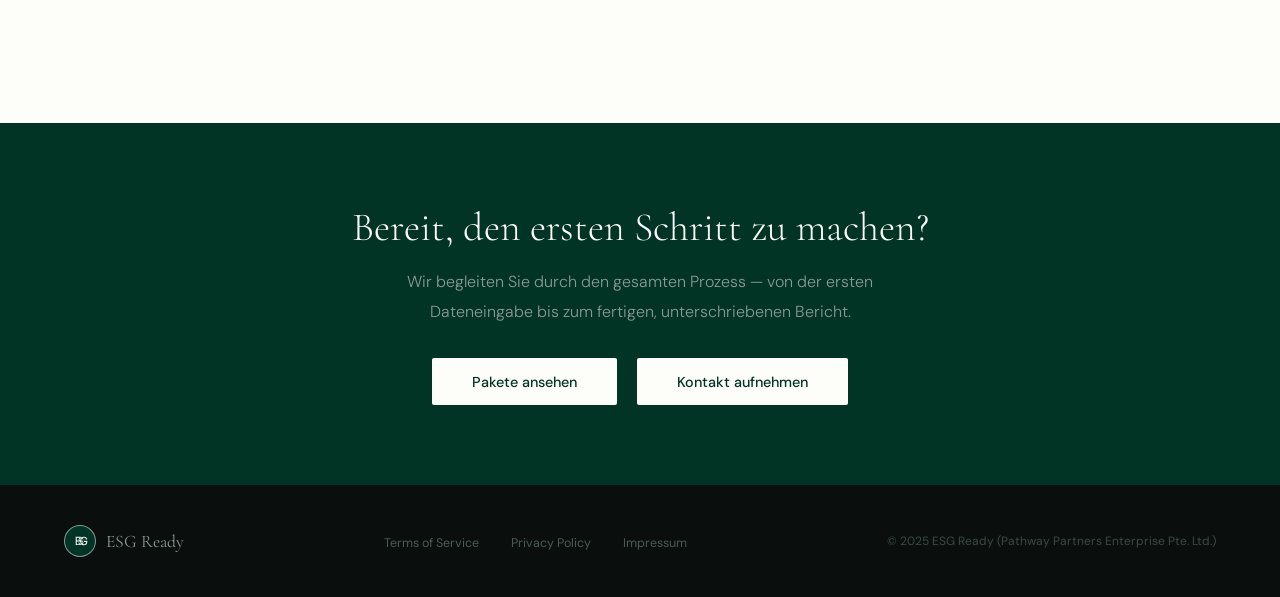
<file: esrs.html>
<!DOCTYPE html>
<html lang="de">
<head>
    <meta charset="UTF-8">
    <meta name="viewport" content="width=device-width, initial-scale=1.0">
    <title>ESRS & CSRD erklärt — ESG Ready</title>
    <link rel="preconnect" href="https://fonts.googleapis.com">
    <link rel="preconnect" href="https://fonts.gstatic.com" crossorigin>
    <link href="https://fonts.googleapis.com/css2?family=Cormorant+Garamond:ital,wght@0,300;0,400;0,600;1,300;1,400&family=DM+Sans:wght@300;400;500&display=swap" rel="stylesheet">
    <link rel="stylesheet" href="contact-modal.css">
    <style>
        :root { --deep: #023425; --mid: #416852; --sage: #8a9a93; --cream: #fdfef9; --light: #dfe1d6; --black: #0a0f0d; }
        *, *::before, *::after { margin: 0; padding: 0; box-sizing: border-box; }
        html { scroll-behavior: smooth; }
        body { font-family: 'DM Sans', sans-serif; background-color: var(--cream); color: var(--black); overflow-x: hidden; }
        nav { position: fixed; top: 0; left: 0; right: 0; z-index: 100; padding: 1.2rem 2.5rem; display: flex; align-items: center; justify-content: space-between; background: rgba(2,52,37,0.97); backdrop-filter: blur(12px); }
        .nav-logo { display: flex; align-items: center; gap: 0.75rem; text-decoration: none; }

        .nav-left { display: flex; align-items: center; gap: 1rem; }
        
        .nav-login {
            font-size: 0.72rem;
            color: var(--cream);
            text-decoration: none;
            letter-spacing: 0.08em;
            text-transform: uppercase;
            padding: 0.48rem 0.95rem;
            border: 1px solid rgba(253,254,249,0.35);
            border-radius: 2px;
            transition: all 0.2s;
            line-height: 1;
        }
        
        .nav-login:hover {
            border-color: var(--cream);
            background: rgba(253,254,249,0.08);
        }
        
        .nav-logo img { width: 42px; height: 42px; border-radius: 50%; border: 1.5px solid rgba(255,255,255,0.5); }
        .nav-logo-text { font-family: 'Cormorant Garamond', serif; font-size: 1.3rem; font-weight: 600; color: var(--cream); letter-spacing: 0.02em; }
        .nav-links { display: flex; align-items: center; gap: 1.5rem; list-style: none; }
        .nav-links a { font-size: 0.75rem; font-weight: 400; color: var(--light); text-decoration: none; letter-spacing: 0.06em; text-transform: uppercase; transition: color 0.2s; }
        .nav-links a:hover { color: var(--cream); }
        .nav-cta { background: var(--cream) !important; color: var(--deep) !important; padding: 0.6rem 1.4rem !important; border-radius: 2px !important; font-weight: 500 !important; }
        
        .lang-switcher { position: relative; display: flex; align-items: center; }
        .lang-dropdown { display: flex; align-items: center; gap: 0.3rem; border: 1px solid rgba(253,254,249,0.25); color: var(--light); font-size: 0.78rem; font-weight: 500; letter-spacing: 0.08em; padding: 0.35rem 0.7rem; border-radius: 2px; cursor: pointer; transition: all 0.2s; user-select: none; position: relative; }
        .lang-dropdown:hover { border-color: var(--cream); color: var(--cream); }
        .lang-menu { display: none; position: absolute; top: calc(100% + 0.5rem); right: 0; background: #023425; border: 1px solid rgba(253,254,249,0.15); border-radius: 2px; list-style: none; min-width: 130px; z-index: 200; overflow: hidden; }
        .lang-menu.open { display: block; }
        .lang-menu li { padding: 0.6rem 1rem; font-size: 0.78rem; color: var(--light); cursor: pointer; transition: background 0.15s; letter-spacing: 0.04em; }
        .lang-menu li:hover { background: rgba(253,254,249,0.08); color: var(--cream); }
        
        .hero { background: var(--deep); padding: 10rem 4rem 6rem; position: relative; overflow: hidden; }
        .hero::before { content: ''; position: absolute; inset: 0; background-image: linear-gradient(rgba(253,254,249,0.04) 1px, transparent 1px), linear-gradient(90deg, rgba(253,254,249,0.04) 1px, transparent 1px); background-size: 60px 60px; }
        .hero-inner { max-width: 900px; margin: 0 auto; position: relative; z-index: 1; }
        .hero-tag { font-size: 0.72rem; letter-spacing: 0.14em; text-transform: uppercase; color: var(--sage); margin-bottom: 1rem; display: block; }
        .hero-h1 { font-family: 'Cormorant Garamond', serif; font-size: clamp(2.5rem, 4vw, 4rem); font-weight: 300; color: var(--cream); line-height: 1.1; margin-bottom: 1.5rem; }
        .hero-h1 em { font-style: italic; color: var(--sage); }
        .hero-sub { font-size: 1.05rem; font-weight: 300; color: var(--sage); line-height: 1.8; max-width: 650px; }

        .content { max-width: 1100px; margin: 0 auto; padding: 6rem 4rem; }
        .section-tag { font-size: 0.72rem; letter-spacing: 0.14em; text-transform: uppercase; color: var(--mid); font-weight: 500; margin-bottom: 1rem; display: block; }
        .section-title { font-family: 'Cormorant Garamond', serif; font-size: clamp(1.8rem, 3vw, 2.8rem); font-weight: 300; line-height: 1.15; color: var(--deep); margin-bottom: 1.5rem; }
        .section-title em { font-style: italic; color: var(--mid); }
        p { font-size: 1rem; font-weight: 300; color: #4a5a54; line-height: 1.85; margin-bottom: 1.2rem; }

        .intro-block { display: grid; grid-template-columns: 1fr 1fr; gap: 5rem; margin-bottom: 6rem; align-items: start; }
        .intro-text {}
        .definition-card { background: var(--deep); padding: 2.5rem; border-radius: 2px; }
        .definition-card h3 { font-family: 'Cormorant Garamond', serif; font-size: 1.5rem; font-weight: 400; color: var(--cream); margin-bottom: 0.4rem; }
        .definition-card .abbr { font-size: 0.72rem; letter-spacing: 0.1em; text-transform: uppercase; color: var(--sage); margin-bottom: 1rem; display: block; }
        .definition-card p { color: var(--sage); font-size: 0.9rem; margin-bottom: 1.5rem; }
        .definition-card p:last-child { margin-bottom: 0; }
        .divider { height: 1px; background: rgba(253,254,249,0.1); margin: 1.5rem 0; }

        .timeline-section { margin-bottom: 6rem; }
        .timeline { position: relative; padding-left: 0; }
        .timeline-row { display: grid; grid-template-columns: 140px 1fr; gap: 2.5rem; margin-bottom: 2rem; align-items: start; }
        .timeline-date { font-family: 'Cormorant Garamond', serif; font-size: 1.4rem; font-weight: 300; color: var(--mid); padding-top: 0.2rem; }
        .timeline-content { border-left: 2px solid var(--light); padding-left: 2rem; padding-bottom: 1.5rem; }
        .timeline-content h3 { font-family: 'Cormorant Garamond', serif; font-size: 1.1rem; font-weight: 400; color: var(--deep); margin-bottom: 0.4rem; }
        .timeline-content p { font-size: 0.88rem; color: #5a6a64; line-height: 1.7; margin-bottom: 0; }
        .timeline-content .tag { display: inline-block; background: var(--light); color: var(--deep); font-size: 0.68rem; letter-spacing: 0.08em; text-transform: uppercase; padding: 0.2rem 0.6rem; border-radius: 2px; margin-bottom: 0.5rem; }
        .timeline-content .tag.active { background: var(--mid); color: var(--cream); }

        .esrs-grid { display: grid; grid-template-columns: repeat(3, 1fr); gap: 1.5rem; margin-bottom: 6rem; }
        .esrs-card { background: #f4f5f0; padding: 2rem; border-radius: 2px; border-top: 3px solid var(--mid); }
        .esrs-card.dark { background: var(--deep); border-top-color: var(--sage); }
        .esrs-card .code { font-size: 0.68rem; letter-spacing: 0.12em; text-transform: uppercase; color: var(--mid); margin-bottom: 0.5rem; display: block; }
        .esrs-card.dark .code { color: var(--sage); }
        .esrs-card h3 { font-family: 'Cormorant Garamond', serif; font-size: 1.15rem; font-weight: 400; color: var(--deep); margin-bottom: 0.5rem; }
        .esrs-card.dark h3 { color: var(--cream); }
        .esrs-card p { font-size: 0.82rem; color: #5a6a64; line-height: 1.65; margin-bottom: 0; }
        .esrs-card.dark p { color: var(--sage); }

        .warning-block { background: #f9f3e8; border-left: 4px solid #b8860b; padding: 2.5rem 3rem; margin-bottom: 6rem; border-radius: 0 2px 2px 0; }
        .warning-block h3 { font-family: 'Cormorant Garamond', serif; font-size: 1.4rem; font-weight: 400; color: #7a5c0a; margin-bottom: 1rem; }
        .warning-block p { color: #6a5020; font-size: 0.95rem; margin-bottom: 0.8rem; }
        .warning-block p:last-child { margin-bottom: 0; }

        .faq { margin-bottom: 6rem; }
        .faq-item { border-bottom: 1px solid var(--light); padding: 1.5rem 0; cursor: pointer; }
        .faq-question { display: flex; justify-content: space-between; align-items: center; font-family: 'Cormorant Garamond', serif; font-size: 1.15rem; font-weight: 400; color: var(--deep); }
        .faq-icon { width: 20px; height: 20px; flex-shrink: 0; transition: transform 0.3s; }
        .faq-answer { max-height: 0; overflow: hidden; transition: max-height 0.4s ease; }
        .faq-answer p { font-size: 0.9rem; color: #5a6a64; line-height: 1.75; padding-top: 1rem; margin-bottom: 0; }
        .faq-item.open .faq-icon { transform: rotate(45deg); }
        .faq-item.open .faq-answer { max-height: 300px; }

        .cta-block { background: var(--deep); padding: 5rem 4rem; text-align: center; }
        .cta-block h2 { font-family: 'Cormorant Garamond', serif; font-size: 2.5rem; font-weight: 300; color: var(--cream); margin-bottom: 1rem; }
        .cta-block p { color: var(--sage); font-size: 1rem; margin-bottom: 2rem; max-width: 500px; margin-left: auto; margin-right: auto; }
        .btn-primary { background: var(--cream); color: var(--deep); padding: 0.9rem 2.5rem; font-size: 0.9rem; font-weight: 500; text-decoration: none; border-radius: 2px; transition: all 0.2s; display: inline-block; margin: 0 0.5rem; }
        .btn-primary:hover { background: var(--light); transform: translateY(-1px); }
        .btn-ghost { background: transparent; color: var(--cream); padding: 0.9rem 2.5rem; font-size: 0.9rem; font-weight: 400; text-decoration: none; border-radius: 2px; border: 1px solid rgba(253,254,249,0.3); transition: all 0.2s; display: inline-block; margin: 0 0.5rem; }
        .btn-ghost:hover { border-color: var(--cream); }

        footer { background: var(--black); padding: 2.5rem 4rem; }
        .footer-inner { max-width: 1200px; margin: 0 auto; display: flex; align-items: center; justify-content: space-between; }
        .footer-logo { display: flex; align-items: center; gap: 0.6rem; text-decoration: none; }
        .footer-logo img { width: 32px; height: 32px; border-radius: 50%; border: 1.5px solid rgba(255,255,255,0.5); background: var(--deep); padding: 1px; }
        .footer-logo-text { font-family: 'Cormorant Garamond', serif; font-size: 1.1rem; color: var(--sage); }
        .footer-links { display: flex; gap: 2rem; list-style: none; }
        .footer-links a { font-size: 0.78rem; color: #4a5a54; text-decoration: none; transition: color 0.2s; }
        .footer-links a:hover { color: var(--sage); }
        .footer-copy { font-size: 0.75rem; color: #3a4a44; }

        .fade-up { opacity: 0; transform: translateY(30px); transition: opacity 0.7s ease, transform 0.7s ease; }
        .fade-up.visible { opacity: 1; transform: translateY(0); }

        @media (max-width: 900px) {
            nav { padding: 1rem 1.5rem; } .nav-links { display: none; }
            .hero { padding: 8rem 2rem 4rem; } .content { padding: 4rem 2rem; }
            .intro-block { grid-template-columns: 1fr; gap: 2.5rem; }
            .esrs-grid { grid-template-columns: 1fr; }
            .timeline-row { grid-template-columns: 80px 1fr; gap: 1.5rem; }
            .cta-block { padding: 4rem 2rem; }
            footer { padding: 2rem; } .footer-inner { flex-direction: column; gap: 1.5rem; text-align: center; }
        }
    </style>
</head>
<body data-page="esrs">

<nav>
    <div class="nav-left">
        <a href="index.html" class="nav-logo">
            <img src="[data-uri]" alt="ESG Ready">
            <span class="nav-logo-text">ESG Ready</span>
        </a>
        <a href="https://readyforesg.streamlit.app/" class="nav-login" id="nav_login" data-i18n="common.nav_login">Login</a>
    </div>

    <ul class="nav-links">
            <li><a href="index.html" id="nav_home" data-i18n="common.nav_home">Startseite</a></li>
            <li><a href="esrs.html" class="active" id="nav_esrs" data-i18n="common.nav_esrs">ESRS &; CSRD</a></li>
            <li><a href="packages.html" id="nav_packages" data-i18n="common.nav_packages">Pakete</a></li>
            <li><a href="about.html" id="nav_about" data-i18n="common.nav_about">Über uns</a></li>
            <li><a href="index.html#contact" class="nav-cta" id="nav_cta" data-i18n="common.nav_cta">Jetzt starten</a></li>
            <li class="lang-switcher">
                <div class="lang-dropdown" onclick="toggleLangMenu(event)">
                    <span id="lang-current">DE</span>
                    <svg width="10" height="10" viewBox="0 0 24 24" fill="none" stroke="currentColor" stroke-width="2">
                        <polyline points="6 9 12 15 18 9"/>
                    </svg>
                    <ul class="lang-menu" id="lang-menu">
                        <li onclick="setLang('de')">DE — Deutsch</li>
                        <li onclick="setLang('en')">EN — English</li>
                        <li onclick="setLang('fr')">FR — Français</li>
                        <li onclick="setLang('it')">IT — Italiano</li>
                    </ul>
                </div>
            </li>
        </ul>
    </nav>

    <div class="hero">
        <div class="hero-inner">
            <span class="hero-tag" data-i18n="esrs.hero_tag">Regulierung verständlich erklärt</span>
            <h1 class="hero-h1" data-i18n="esrs.hero_h1" data-i18n-mode="html">Was sind ESRS & CSRD —<br>und warum betrifft es Ihr Unternehmen?</h1>
            <p class="hero-sub" data-i18n="esrs.hero_sub">Neue EU-Vorschriften verändern, wie Unternehmen über Nachhaltigkeit berichten müssen. Wir erklären, was das konkret bedeutet — für große Konzerne und für KMU.</p>
        </div>
    </div>

    <div class="content">

        <div class="intro-block fade-up">
            <div class="intro-text">
                <span class="section-tag" data-i18n="esrs.basics_tag">Die Grundlagen</span>
                <h2 class="section-title" data-i18n="esrs.basics_title" data-i18n-mode="html">Zwei Begriffe,<br>die Sie kennen müssen</h2>
                <p data-i18n="esrs.basics_p1">Die EU hat mit der Corporate Sustainability Reporting Directive (CSRD) einen neuen, verbindlichen Rahmen für Nachhaltigkeitsberichte geschaffen.</p>
                <p data-i18n="esrs.basics_p2">Kurz gesagt: Die CSRD ist das Gesetz. Die ESRS sind die genauen Vorgaben, was in einem ESG-Bericht stehen muss.</p>
                <p data-i18n="esrs.basics_p3">Was viele nicht wissen: Diese Pflichten treffen nicht nur Großunternehmen. Über die Lieferkette werden auch kleine und mittlere Unternehmen zunehmend in die Pflicht genommen.</p>
            </div>
            <div>
                <div class="definition-card">
                    <h3 data-i18n="esrs.card1_title">CSRD</h3>
                    <span class="abbr" data-i18n="esrs.card1_abbr">Corporate Sustainability Reporting Directive</span>
                    <p data-i18n="esrs.card1_text">EU-Richtlinie, die seit 2024 schrittweise in Kraft tritt. Verpflichtet Unternehmen ab einer bestimmten Größe zur strukturierten Nachhaltigkeitsberichterstattung — vergleichbar mit der Finanzberichterstattung.</p>
                    <div class="divider"></div>
                
                    <h3 data-i18n="esrs.card2_title">ESRS</h3>
                    <span class="abbr" data-i18n="esrs.card2_abbr">European Sustainability Reporting Standards</span>
                    <p data-i18n="esrs.card2_text">12 detaillierte Standards, die vorgeben wie berichtet werden muss. Aufgeteilt in Querschnittsstandards (ESRS 1 & 2) und thematische Standards zu Umwelt, Soziales und Governance.</p>
                    <div class="divider"></div>
                
                    <h3 data-i18n="esrs.card3_title">ESG</h3>
                    <span class="abbr" data-i18n="esrs.card3_abbr">Environmental, Social & Governance</span>
                    <p data-i18n="esrs.card3_text">Die drei Säulen der Nachhaltigkeitsberichterstattung: Umwelt, Soziales und Unternehmensführung. ESG ist der übergeordnete Begriff, ESRS die technische Umsetzung.</p>
                </div>
            </div>
        </div>

        <div class="timeline-section fade-up">
            <span class="section-tag" data-i18n="esrs.timeline_tag">Zeitplan der EU</span>
            <h2 class="section-title" data-i18n="esrs.timeline_title" data-i18n-mode="html">Wer muss wann<br><em>berichten?</em></h2>
            <div class="timeline">
                <div class="timeline-row">
                    <div class="timeline-date" data-i18n="esrs.timeline_2024_date">2024</div>
                    <div class="timeline-content">
                        <span class="tag active" data-i18n="esrs.timeline_2024_status">Bereits in Kraft</span>
                        <h3 data-i18n="esrs.timeline_2024_title">Große kapitalmarktorientierte Unternehmen</h3>
                        <p data-i18n="esrs.timeline_2024_text">Unternehmen mit mehr als 500 Mitarbeitern, die bereits unter die NFRD-Pflicht fielen. Erste Berichte nach neuem Standard für das Geschäftsjahr 2024.</p>
                    </div>
                </div>
        
                <div class="timeline-row">
                    <div class="timeline-date" data-i18n="esrs.timeline_2025_date">2025</div>
                    <div class="timeline-content">
                        <span class="tag active" data-i18n="esrs.timeline_2025_status">Läuft gerade an</span>
                        <h3 data-i18n="esrs.timeline_2025_title">Alle großen Unternehmen</h3>
                        <p data-i18n="esrs.timeline_2025_text">Unternehmen mit mehr als 250 Mitarbeitern oder 40 Mio. EUR Umsatz. Ab diesem Jahr müssen sie ESRS-konforme Berichte für das Geschäftsjahr 2025 vorlegen.</p>
                    </div>
                </div>
        
                <div class="timeline-row">
                    <div class="timeline-date" data-i18n="esrs.timeline_2026_date">2026</div>
                    <div class="timeline-content">
                        <span class="tag" data-i18n="esrs.timeline_2026_status">Bald relevant</span>
                        <h3 data-i18n="esrs.timeline_2026_title">Börsennotierte KMU</h3>
                        <p data-i18n="esrs.timeline_2026_text">Kleine und mittlere Unternehmen, die an einem EU-regulierten Markt gelistet sind, fallen ab 2026 unter die Berichtspflicht.</p>
                    </div>
                </div>
        
                <div class="timeline-row">
                    <div class="timeline-date" data-i18n="esrs.timeline_now_date">Jetzt</div>
                    <div class="timeline-content">
                        <span class="tag" data-i18n="esrs.timeline_now_status">Indirekter Druck</span>
                        <h3 data-i18n="esrs.timeline_now_title">Alle KMU als Zulieferer</h3>
                        <p data-i18n="esrs.timeline_now_text">Auch wenn KMU formal noch nicht berichtspflichtig sind: Große Unternehmen müssen ihre gesamte Lieferkette erfassen. Als Lieferant werden Sie zunehmend nach ESG-Daten gefragt — von Ihren Kunden.</p>
                    </div>
                </div>
            </div>
        </div>

        <div class="fade-up">
            <span class="section-tag" data-i18n="esrs.standards_tag">Die zwölf Standards</span>
            <h2 class="section-title" data-i18n="esrs.standards_title" data-i18n-mode="html">Was die ESRS<br><em>konkret verlangen</em></h2>
            <p style="margin-bottom: 2.5rem;" data-i18n="esrs.standards_intro">Die ESRS decken drei Bereiche ab: Querschnittsthemen, Umwelt (E), Soziales (S) und Governance (G). Jeder Standard definiert, welche Informationen offenzulegen sind.</p>
        
            <div class="esrs-grid">
                <div class="esrs-card dark">
                    <span class="code" data-i18n="esrs.std1_code">ESRS 1 & 2</span>
                    <h3 data-i18n="esrs.std1_title">Allgemeine Anforderungen</h3>
                    <p data-i18n="esrs.std1_text">Grundprinzipien der Berichterstattung, Wesentlichkeitsbewertung und allgemeine Angaben zum Unternehmen und seiner Nachhaltigkeitsstrategie.</p>
                </div>
        
                <div class="esrs-card">
                    <span class="code" data-i18n="esrs.std2_code">ESRS E1</span>
                    <h3 data-i18n="esrs.std2_title">Klimawandel</h3>
                    <p data-i18n="esrs.std2_text">CO2-Emissionen (Scope 1, 2 & 3), Klimarisiken, Energieverbrauch und Maßnahmen zur Emissionsreduzierung.</p>
                </div>
        
                <div class="esrs-card">
                    <span class="code" data-i18n="esrs.std3_code">ESRS E2</span>
                    <h3 data-i18n="esrs.std3_title">Umweltverschmutzung</h3>
                    <p data-i18n="esrs.std3_text">Schadstoffemissionen in Luft, Wasser und Boden. Verwendung und Freisetzung gefährlicher Stoffe.</p>
                </div>
        
                <div class="esrs-card">
                    <span class="code" data-i18n="esrs.std4_code">ESRS E3</span>
                    <h3 data-i18n="esrs.std4_title">Wasserressourcen</h3>
                    <p data-i18n="esrs.std4_text">Wasserverbrauch, Wasserentnahme, Abwasser und Auswirkungen auf Wasserökosysteme.</p>
                </div>
        
                <div class="esrs-card">
                    <span class="code" data-i18n="esrs.std5_code">ESRS E4</span>
                    <h3 data-i18n="esrs.std5_title">Biodiversität</h3>
                    <p data-i18n="esrs.std5_text">Auswirkungen auf Ökosysteme und Artenvielfalt. Besonders relevant für Unternehmen mit direktem Naturflächenbezug.</p>
                </div>
        
                <div class="esrs-card">
                    <span class="code" data-i18n="esrs.std6_code">ESRS E5</span>
                    <h3 data-i18n="esrs.std6_title">Ressourcen & Kreislaufwirtschaft</h3>
                    <p data-i18n="esrs.std6_text">Materialverbrauch, Abfallmanagement, Kreislaufwirtschaftsprinzipien und Produktlebensdauer.</p>
                </div>
        
                <div class="esrs-card">
                    <span class="code" data-i18n="esrs.std7_code">ESRS S1</span>
                    <h3 data-i18n="esrs.std7_title">Eigene Belegschaft</h3>
                    <p data-i18n="esrs.std7_text">Arbeitsbedingungen, Gehälter, Vielfalt, Gesundheit und Sicherheit der eigenen Mitarbeiter.</p>
                </div>
        
                <div class="esrs-card">
                    <span class="code" data-i18n="esrs.std8_code">ESRS S2 & S3</span>
                    <h3 data-i18n="esrs.std8_title">Lieferkette & Gemeinschaften</h3>
                    <p data-i18n="esrs.std8_text">Soziale Standards entlang der Lieferkette und Auswirkungen auf lokale Gemeinschaften.</p>
                </div>
        
                <div class="esrs-card">
                    <span class="code" data-i18n="esrs.std9_code">ESRS S4</span>
                    <h3 data-i18n="esrs.std9_title">Verbraucher & Endnutzer</h3>
                    <p data-i18n="esrs.std9_text">Produktsicherheit, Verbraucherschutz und verantwortungsvolle Vermarktung.</p>
                </div>
        
                <div class="esrs-card">
                    <span class="code" data-i18n="esrs.std10_code">ESRS G1</span>
                    <h3 data-i18n="esrs.std10_title">Unternehmensführung</h3>
                    <p data-i18n="esrs.std10_text">Compliance, Anti-Korruption, Transparenz, Lobbying und Verantwortung im Lieferkettenmanagement.</p>
                </div>
        
                <div class="esrs-card dark">
                    <span class="code" data-i18n="esrs.std11_code">Wesentlichkeit</span>
                    <h3 data-i18n="esrs.std11_title">Was ist für Sie relevant?</h3>
                    <p data-i18n="esrs.std11_text">Nicht alle Standards gelten gleich. Eine Wesentlichkeitsanalyse bestimmt, welche Themen für Ihr Unternehmen tatsächlich berichtspflichtig sind.</p>
                </div>
        
                <div class="esrs-card dark">
                    <span class="code" data-i18n="esrs.std12_code">ESG Ready</span>
                    <h3 data-i18n="esrs.std12_title">Wir übernehmen das</h3>
                    <p data-i18n="esrs.std12_text">Unser Wizard führt Sie durch alle relevanten Standards — und ermittelt automatisch, welche Punkte für Ihre Branche und Unternehmensgröße wesentlich sind.</p>
                </div>
            </div>
        </div>

        <div class="warning-block fade-up">
            <h3 data-i18n="esrs.warning_title">Was passiert bei Nichteinhaltung?</h3>
            <p data-i18n="esrs.warning_p1">Unternehmen, die der CSRD-Berichtspflicht unterliegen und keine konformen Berichte vorlegen, riskieren Bussgelder, den Verlust von Bankfinanzierungen (EU-Taxonomie-Konformität wird vorausgesetzt) und den Ausschluss aus Lieferketten von Großunternehmen.</p>
            <p data-i18n="esrs.warning_p2">Für KMU als Zulieferer gilt: Wer keine ESG-Daten liefern kann, verliert Aufträge. Bereits heute fordern immer mehr Großunternehmen strukturierte Nachhaltigkeitsnachweise von ihren Lieferanten — auch wenn diese noch nicht formal berichtspflichtig sind.</p>
            <p data-i18n="esrs.warning_p3">Auch Banken und Kreditinstitute berücksichtigen ESG-Kriterien zunehmend bei der Kreditvergabe. Im Rahmen der EU-Taxonomie und der eigenen Nachhaltigkeitsberichterstattung der Banken werden Unternehmenskredite künftig verstärkt an ESG-Nachweise geknüpft. Ein vorhandener ESG-Bericht kann damit direkt die Finanzierungskonditionen Ihres Unternehmens beeinflussen.</p>
        </div>

        <div class="faq fade-up">
            <span class="section-tag" data-i18n="esrs.faq_tag">Häufige Fragen</span>
            <h2 class="section-title" style="margin-bottom: 2.5rem;" data-i18n="esrs.faq_title" data-i18n-mode="html">Was KMU<br><em>am häufigsten fragen</em></h2>
        
            <div class="faq-item">
                <div class="faq-question">
                    <span data-i18n="esrs.faq1_q">Bin ich als KMU direkt von der CSRD betroffen?</span>
                    <svg class="faq-icon" viewBox="0 0 24 24" fill="none" stroke="currentColor" stroke-width="1.5"><line x1="12" y1="5" x2="12" y2="19"/><line x1="5" y1="12" x2="19" y2="12"/></svg>
                </div>
                <div class="faq-answer"><p data-i18n="esrs.faq1_a">Direkt berichtspflichtig nach CSRD sind zunächst Unternehmen mit mehr als 250 Mitarbeitern oder 40 Mio. EUR Umsatz. Für kleinere KMU gibt es noch keine direkte Pflicht. Indirekt sind Sie aber sehr wohl betroffen: Als Zulieferer müssen Sie zunehmend ESG-Daten an Ihre Großkunden liefern, die ihrerseits die gesamte Lieferkette erfassen müssen.</p></div>
            </div>
        
            <div class="faq-item">
                <div class="faq-question">
                    <span data-i18n="esrs.faq2_q">Was kostet ein professioneller ESG-Bericht ohne ESG Ready?</span>
                    <svg class="faq-icon" viewBox="0 0 24 24" fill="none" stroke="currentColor" stroke-width="1.5"><line x1="12" y1="5" x2="12" y2="19"/><line x1="5" y1="12" x2="19" y2="12"/></svg>
                </div>
                <div class="faq-answer"><p data-i18n="esrs.faq2_a">Eine klassische ESG-Beratung durch externe Unternehmensberatungen kostet für KMU typischerweise zwischen 15.000 und 50.000 Euro — für die erstmalige Erstellung. Jährliche Updates liegen meist zwischen 5.000 und 15.000 Euro. Für die meisten KMU ist das schlicht nicht leistbar. ESG Ready bietet eine vollständige Alternative zu einem Bruchteil dieser Kosten.</p></div>
            </div>
        
            <div class="faq-item">
                <div class="faq-question">
                    <span data-i18n="esrs.faq3_q">Wie lange dauert die Erstellung eines ESG-Berichts mit ESG Ready?</span>
                    <svg class="faq-icon" viewBox="0 0 24 24" fill="none" stroke="currentColor" stroke-width="1.5"><line x1="12" y1="5" x2="12" y2="19"/><line x1="5" y1="12" x2="19" y2="12"/></svg>
                </div>
                <div class="faq-answer"><p data-i18n="esrs.faq3_a">Mit ESG Ready dauert die erstmalige Dateneingabe je nach Unternehmensgröße zwischen 2 und 6 Stunden. Der eigentliche Bericht wird danach automatisch generiert. Wenn Sie das ESG Certified oder Partner Paket gewählt haben, folgt anschließend ein Review-Call mit unserem Experten — typischerweise 1-2 Stunden. Der gesamte Prozess von Dateneingabe bis fertigem Bericht dauert selten länger als eine Woche.</p></div>
            </div>
        
            <div class="faq-item">
                <div class="faq-question">
                    <span data-i18n="esrs.faq4_q">Ist der Bericht wirklich ESRS-konform?</span>
                    <svg class="faq-icon" viewBox="0 0 24 24" fill="none" stroke="currentColor" stroke-width="1.5"><line x1="12" y1="5" x2="12" y2="19"/><line x1="5" y1="12" x2="19" y2="12"/></svg>
                </div>
                <div class="faq-answer"><p data-i18n="esrs.faq4_a">Ja. Unser System basiert auf den offiziellen ESRS-Standards der EFRAG (European Financial Reporting Advisory Group). Die Zuordnung aller Datenpunkte, Berechnungsmethoden und Offenlegungsanforderungen folgt den verabschiedeten Delegierten Rechtsakten der EU-Kommission. Bei den Paketen ESG Certified und ESG Partner erfolgt zusätzlich eine persönliche Prüfung durch Dipl.-Ing. Alexander Riedl.</p></div>
            </div>
        
            <div class="faq-item">
                <div class="faq-question">
                    <span data-i18n="esrs.faq5_q">Was passiert, wenn sich die Regulierung ändert?</span>
                    <svg class="faq-icon" viewBox="0 0 24 24" fill="none" stroke="currentColor" stroke-width="1.5"><line x1="12" y1="5" x2="12" y2="19"/><line x1="5" y1="12" x2="19" y2="12"/></svg>
                </div>
                <div class="faq-answer"><p data-i18n="esrs.faq5_a">ESG Ready wird laufend an neue regulatorische Anforderungen angepasst. Als Kunde profitieren Sie automatisch von allen Updates — ohne Mehrkosten. Die EU-Regulierung im ESG-Bereich entwickelt sich schnell, und wir behalten das für Sie im Blick.</p></div>
            </div>
        
            <div class="faq-item">
                <div class="faq-question">
                    <span data-i18n="esrs.faq6_q">Kann ich den fertigen Bericht direkt an meine Partner schicken?</span>
                    <svg class="faq-icon" viewBox="0 0 24 24" fill="none" stroke="currentColor" stroke-width="1.5"><line x1="12" y1="5" x2="12" y2="19"/><line x1="5" y1="12" x2="19" y2="12"/></svg>
                </div>
                <div class="faq-answer"><p data-i18n="esrs.faq6_a">Für die interne Nutzung und als Nachweisdokument gegenüber Kunden oder Lieferanten ist der Bericht direkt verwendbar. Für eine offizielle, extern testierte Berichterstattung — etwa zur Erfüllung der direkten CSRD-Pflicht — ist jedoch eine Prüfung durch einen unabhängigen Wirtschaftsprüfer erforderlich. Diese externe Prüfung können wir leider nicht anbieten, da der Prüfer gesetzlich unabhängig vom Ersteller des Berichts sein muss. Wir empfehlen in diesem Fall, den fertigen ESG Ready-Bericht als Grundlage für die Wirtschaftsprüfung zu verwenden — das spart erheblich Zeit und Kosten.</p></div>
            </div>
        
            <div class="faq-item">
                <div class="faq-question">
                    <span data-i18n="esrs.faq7_q">Was brauche ich für die Dateneingabe?</span>
                    <svg class="faq-icon" viewBox="0 0 24 24" fill="none" stroke="currentColor" stroke-width="1.5"><line x1="12" y1="5" x2="12" y2="19"/><line x1="5" y1="12" x2="19" y2="12"/></svg>
                </div>
                <div class="faq-answer"><p data-i18n="esrs.faq7_a">Die wichtigsten Dokumente und Informationen sind: Strom- und Gasrechnungen, Wasserrechnungen, Tankbelege und Kraftstoffnachweise, Angaben zu Ihren Mitarbeitern (Anzahl, Vollzeit/Teilzeit, Fluktuation), Informationen zu Geschäftsreisen (Flüge, Bahnfahrten, Hotelübernachtungen) sowie vorhandene interne Richtlinien zu Umwelt-, Gleichstellungs- oder Compliance-Themen. Grundsätzlich gilt: Je mehr Unterlagen Sie vorlegen können, desto aussagekräftiger und seriöser wird Ihr Bericht. Das System führt Sie Schritt für Schritt durch alle Datenpunkte — fehlende Angaben können geschätzt oder nachgereicht werden.</p></div>
            </div>
        
            <div class="faq-item">
                <div class="faq-question">
                    <span data-i18n="esrs.faq8_q">Kann ich zusätzliche Beratungsstunden buchen?</span>
                    <svg class="faq-icon" viewBox="0 0 24 24" fill="none" stroke="currentColor" stroke-width="1.5"><line x1="12" y1="5" x2="12" y2="19"/><line x1="5" y1="12" x2="19" y2="12"/></svg>
                </div>
                <div class="faq-answer"><p data-i18n="esrs.faq8_a">Ja. Sie können jederzeit über unsere Website weitere Beratungsstunden buchen und direkt einen Termin mit unserem Umweltexperten vereinbaren. Eine Einzelstunde kostet 249 EUR. Das ist besonders hilfreich, wenn nach dem Bericht konkrete Fragen zur ESG-Strategie oder zu spezifischen ESRS-Anforderungen entstehen.</p></div>
            </div>
        </div>

    </div>

    <div class="cta-block">
        <h2 data-i18n="esrs.cta_bottom_title">Bereit, den ersten Schritt zu machen?</h2>
        <p data-i18n="esrs.cta_bottom_text">Wir begleiten Sie durch den gesamten Prozess — von der ersten Dateneingabe bis zum fertigen, unterschriebenen Bericht.</p>
        <a href="packages.html" class="btn-primary" data-i18n="esrs.cta_bottom_primary">Pakete ansehen</a>
        <a href="#" class="btn-primary js-open-inquiry" id="contact_btn" data-inquiry-source="Bottom Contact CTA">Kontakt aufnehmen</a>
    </div>

    <footer>
        <div class="footer-inner">
            <a href="index.html" class="footer-logo">
                <img src="[data-uri]" alt="ESG Ready">
                <span class="footer-logo-text">ESG Ready</span>
            </a>
            <ul class="footer-links">
                <li><a href="#" data-i18n="common.footer_terms">Terms of Service</a></li>
                <li><a href="#" data-i18n="common.footer_privacy">Privacy Policy</a></li>
                <li><a href="#" data-i18n="common.footer_imprint">Impressum</a></li>
            </ul>
            <span class="footer-copy">&copy; 2025 ESG Ready (Pathway Partners Enterprise Pte. Ltd.)</span>
        </div>
    </footer>

    <script>
        const fadeElements = document.querySelectorAll('.fade-up');
        const observer = new IntersectionObserver((entries) => {
            entries.forEach((entry, index) => {
                if (entry.isIntersecting) {
                    setTimeout(() => entry.target.classList.add('visible'), index * 100);
                    observer.unobserve(entry.target);
                }
            });
        }, { threshold: 0.05 });
        fadeElements.forEach(el => observer.observe(el));
        setTimeout(() => { fadeElements.forEach(el => { const r = el.getBoundingClientRect(); if (r.top < window.innerHeight) el.classList.add('visible'); }); }, 100);

        document.querySelectorAll('.faq-item').forEach(item => {
            item.addEventListener('click', () => {
                const isOpen = item.classList.contains('open');
                document.querySelectorAll('.faq-item').forEach(i => i.classList.remove('open'));
                if (!isOpen) item.classList.add('open');
            });
        });
    </script>
<script src="translations.js"></script>
<script>
(function () {
    const labels = { de: "DE", en: "EN", fr: "FR", it: "IT" };

    function getNestedValue(obj, path) {
        return path.split(".").reduce((acc, key) => {
            if (acc && Object.prototype.hasOwnProperty.call(acc, key)) {
                return acc[key];
            }
            return undefined;
        }, obj);
    }

    function updateLangLabel(lang) {
        const current = document.getElementById("lang-current");
        if (current) current.textContent = labels[lang] || "DE";
    }

    function applyTranslations(lang) {
        if (!window.TRANSLATIONS || !window.TRANSLATIONS[lang]) return;

        document.documentElement.lang = lang;
        updateLangLabel(lang);

        document.querySelectorAll("[data-i18n]").forEach((el) => {
            const key = el.dataset.i18n;
            let value = getNestedValue(window.TRANSLATIONS[lang], key);

            if (value === undefined) {
                value = getNestedValue(window.TRANSLATIONS.de, key);
            }

            if (value === undefined) return;

            if (el.dataset.i18nMode === "html") {
                el.innerHTML = value;
            } else {
                el.textContent = value;
            }
        });
    }

    function closeLangMenu() {
        const menu = document.getElementById("lang-menu");
        if (menu) menu.classList.remove("open");
    }

    window.toggleLangMenu = function (event) {
        event.stopPropagation();
        const menu = document.getElementById("lang-menu");
        if (menu) menu.classList.toggle("open");
    };

    window.setLang = function (lang) {
        localStorage.setItem("siteLang", lang);
        applyTranslations(lang);
        closeLangMenu();
    };

    document.addEventListener("click", function () {
        closeLangMenu();
    });

    document.addEventListener("DOMContentLoaded", function () {
        const saved = localStorage.getItem("siteLang");
        const lang = saved && window.TRANSLATIONS && window.TRANSLATIONS[saved] ? saved : "de";
        applyTranslations(lang);
    });
})();
</script>
<div class="contact-modal" id="contactModal" aria-hidden="true">
    <div class="contact-modal__backdrop"></div>

    <div class="contact-modal__dialog">
        <button type="button" class="contact-modal__close" data-close-contact-modal>&times;</button>

        <span class="contact-modal__tag">Anfrage</span>
        <h2 class="contact-modal__title">Kontakt aufnehmen</h2>
        <p class="contact-modal__text">
            Senden Sie uns Ihre Anfrage. Nach dem Absenden erhalten Sie die Angaben direkt per E-Mail über Netlify Forms.
        </p>

        <form
            id="leadInquiryForm"
            name="lead-inquiry"
            method="POST"
            data-netlify="true"
            netlify-honeypot="bot-field"
            class="contact-form"
        >
            <input type="hidden" name="form-name" value="lead-inquiry">
            <input type="hidden" name="subject" data-remove-prefix value="Neue Anfrage über ESG Ready">
            <input type="hidden" name="source" value="">
            <input type="hidden" name="page" value="">

            <p class="hidden-bot-field">
                <label>Do not fill this out if you're human: <input name="bot-field" type="text"></label>
            </p>

            <div class="contact-form__row">
                <div class="contact-form__field">
                    <label for="inq-name">Name</label>
                    <input id="inq-name" name="name" type="text" required>
                </div>

                <div class="contact-form__field">
                    <label for="inq-email">E-Mail</label>
                    <input id="inq-email" name="email" type="email" required>
                </div>
            </div>

            <div class="contact-form__row">
                <div class="contact-form__field">
                    <label for="inq-company">Unternehmen</label>
                    <input id="inq-company" name="company" type="text" required>
                </div>

                <div class="contact-form__field">
                    <label for="inq-phone">Telefon</label>
                    <input id="inq-phone" name="phone" type="text">
                </div>
            </div>

            <div class="contact-form__field">
                <label for="inq-topic">Thema</label>
                <select id="inq-topic" name="topic" required>
                    <option value="">Bitte wählen</option>
                    <option value="ESG Ready">ESG Ready</option>
                    <option value="ESG Certified">ESG Certified</option>
                    <option value="ESG Partner">ESG Partner</option>
                    <option value="General question">Allgemeine Frage</option>
                </select>
            </div>

            <div class="contact-form__field">
                <label for="inq-message">Nachricht</label>
                <textarea id="inq-message" name="message" required></textarea>
            </div>

            <div class="contact-form__actions">
                <button type="submit" class="btn-primary">Anfrage senden</button>
                <button type="button" class="btn-ghost" data-close-contact-modal>Abbrechen</button>
            </div>

            <div class="contact-form__success">Danke — Ihre Anfrage wurde gesendet.</div>
            <div class="contact-form__error">Senden fehlgeschlagen. Bitte versuchen Sie es erneut.</div>

            <p class="contact-form__note">
                Felder wie Seite und Button-Herkunft werden automatisch mitgeschickt, damit Sie sehen, woher die Anfrage kam.
            </p>
        </form>
    </div>
</div>

<script src="contact-modal.js"></script>
</body>
</html>
</file>
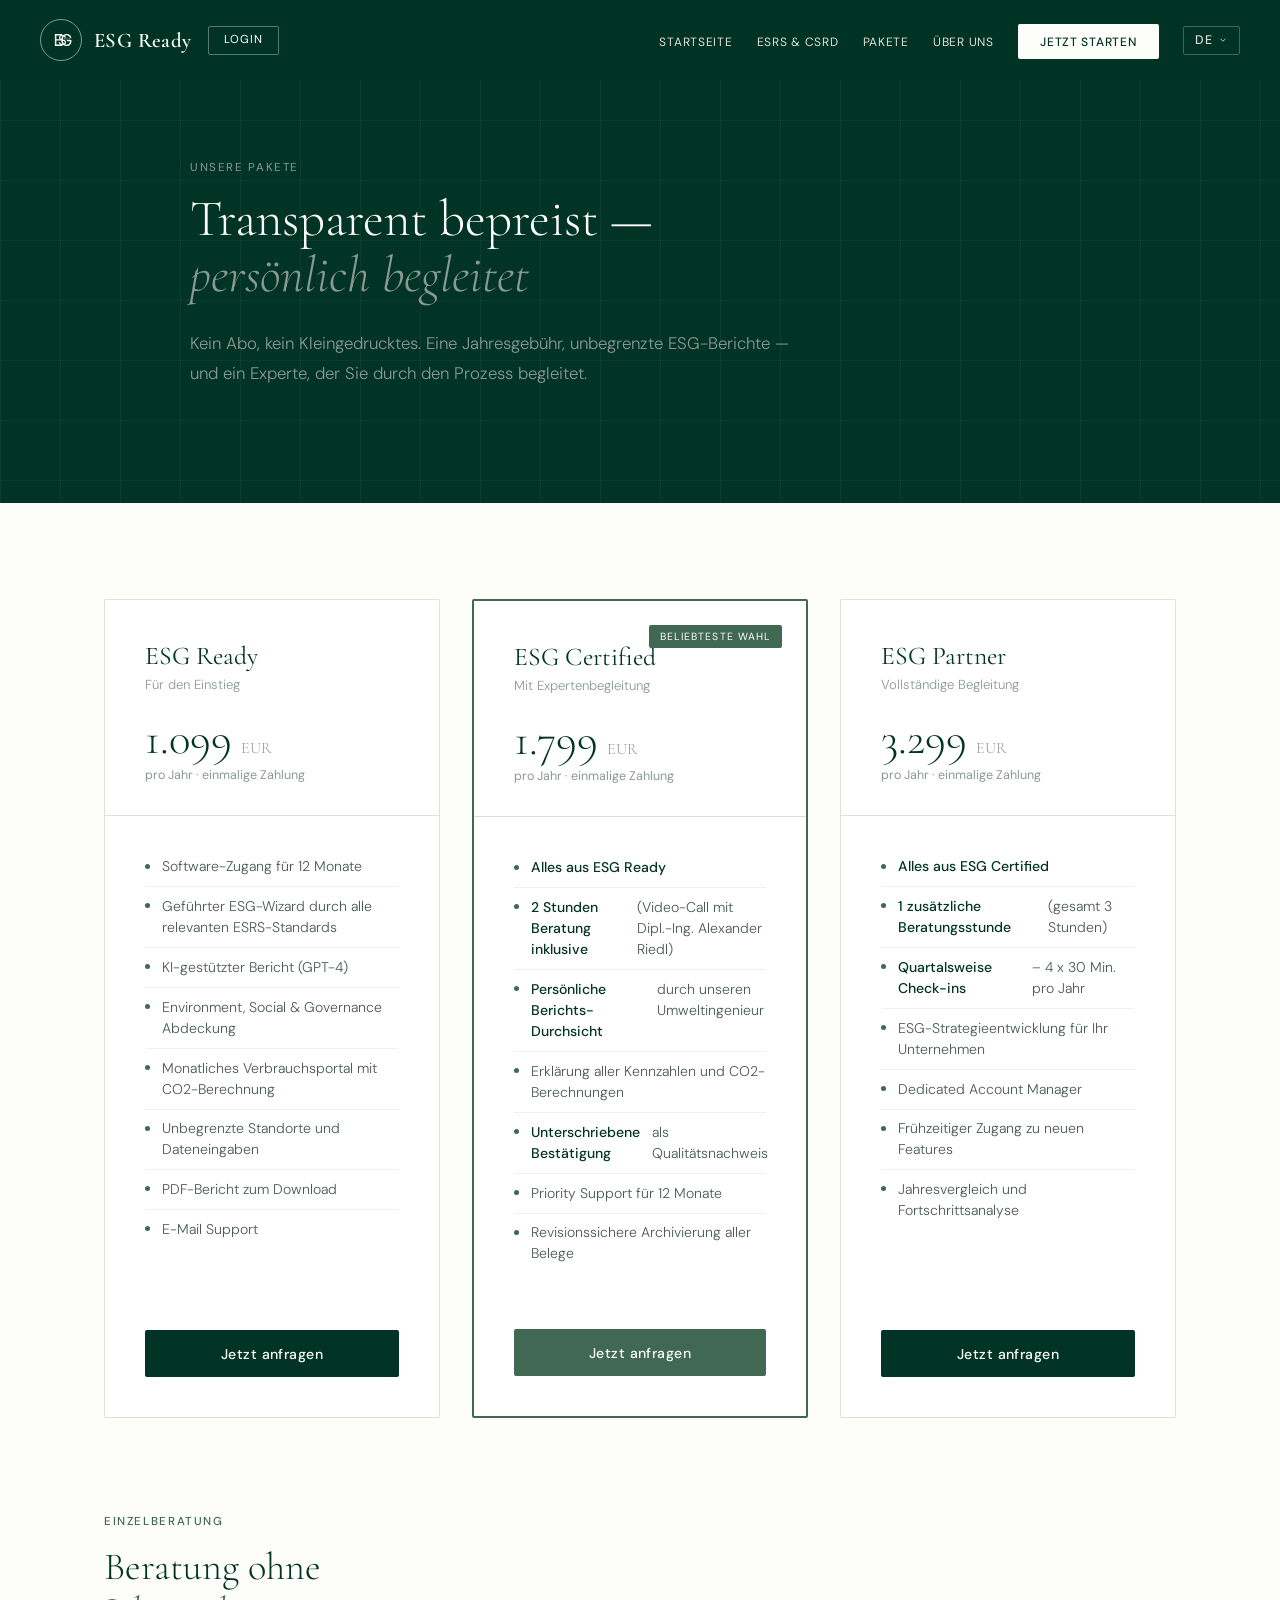
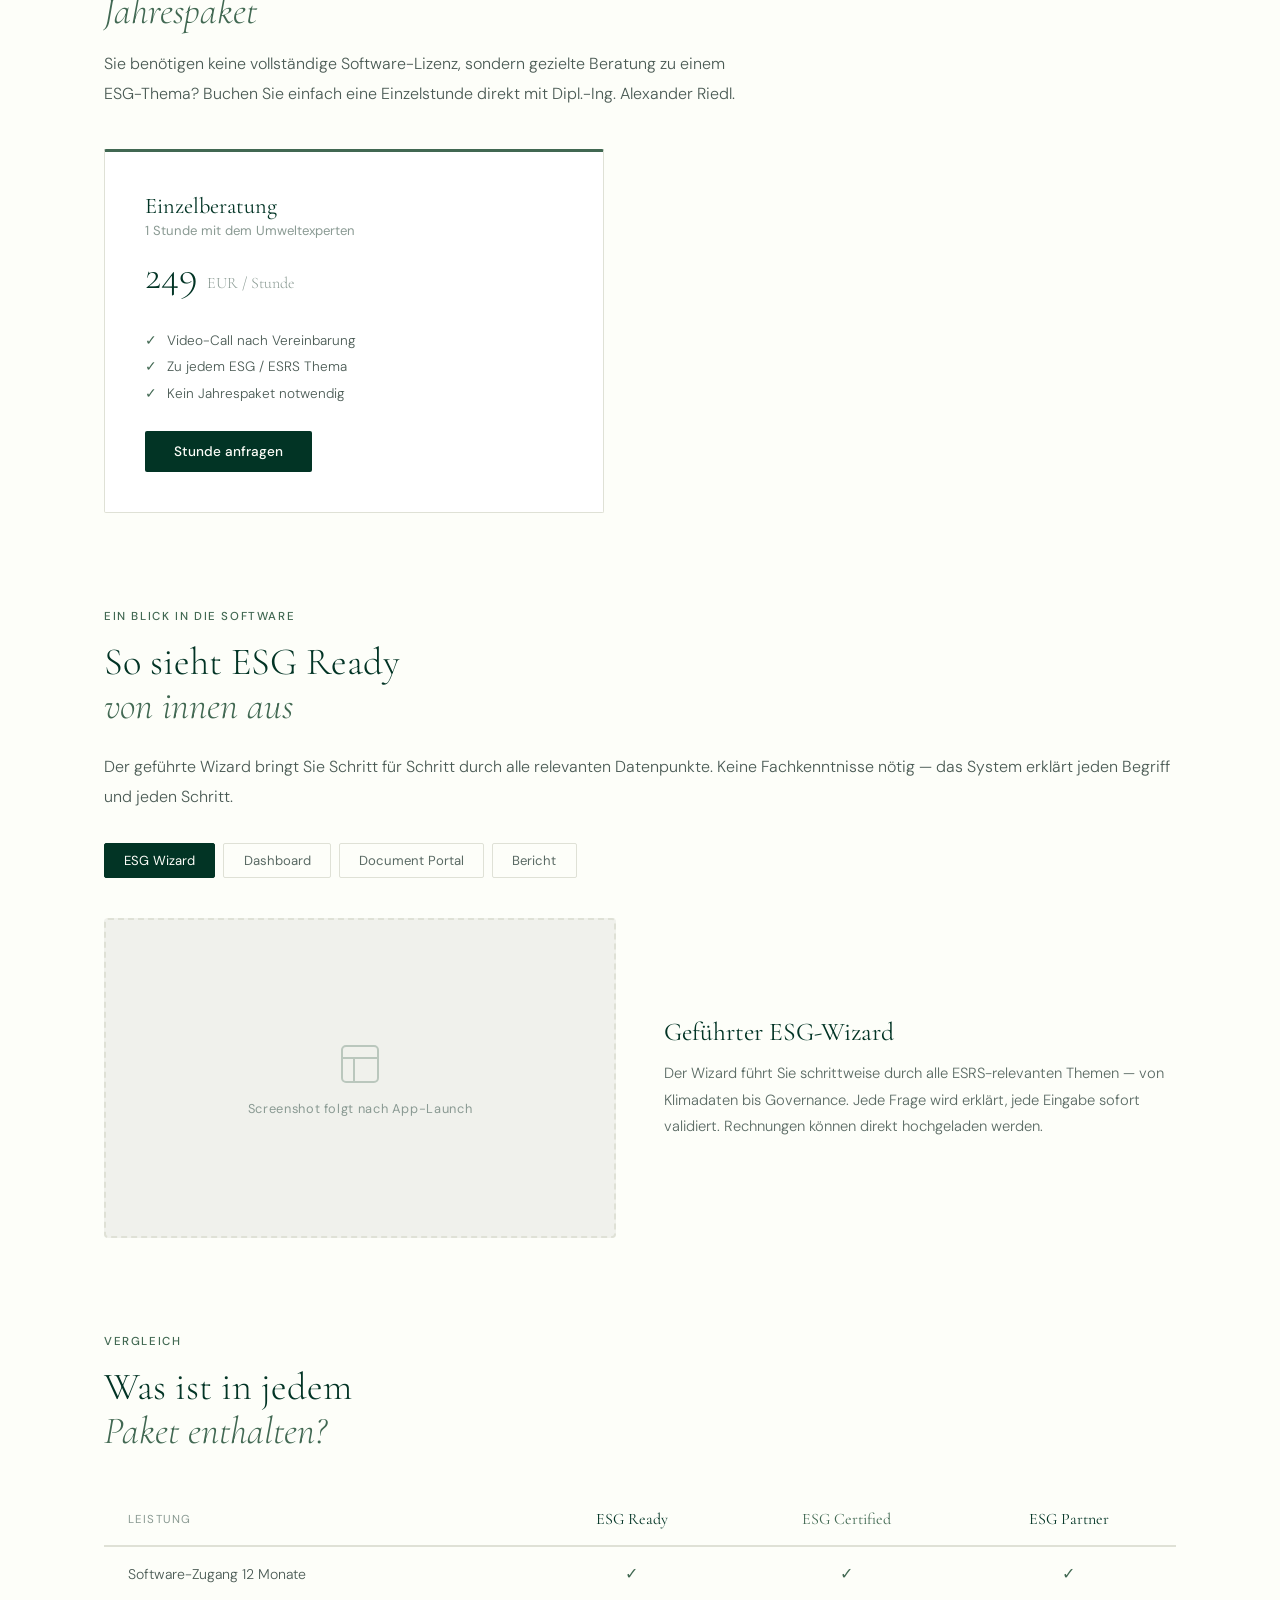
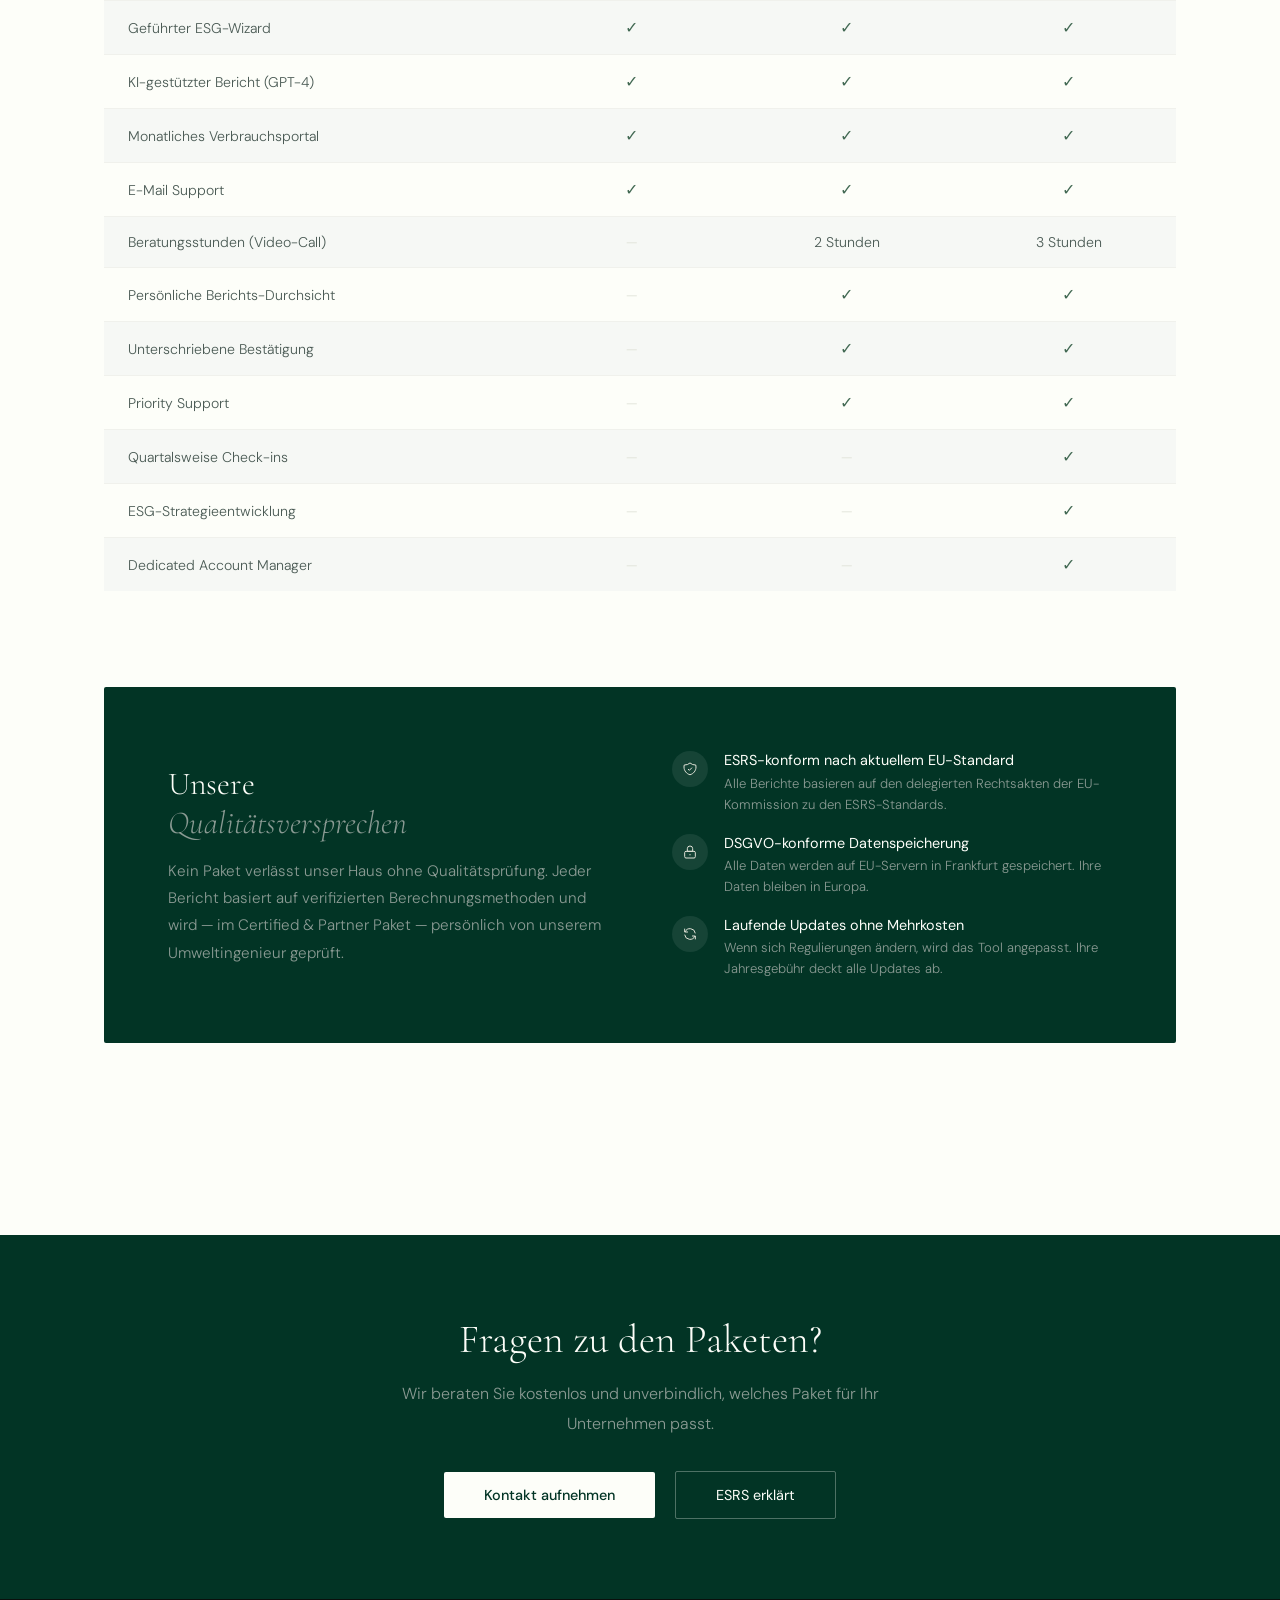
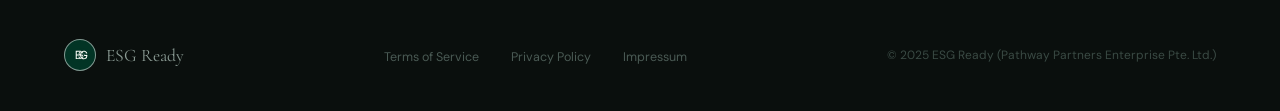
<file: packages.html>
<!DOCTYPE html>
<html lang="de">
<head>
    <meta charset="UTF-8">
    <meta name="viewport" content="width=device-width, initial-scale=1.0">
    <title>Pakete — ESG Ready</title>
    <link rel="preconnect" href="https://fonts.googleapis.com">
    <link rel="preconnect" href="https://fonts.gstatic.com" crossorigin>
    <link href="https://fonts.googleapis.com/css2?family=Cormorant+Garamond:ital,wght@0,300;0,400;0,600;1,300;1,400&family=DM+Sans:wght@300;400;500&display=swap" rel="stylesheet">
    <link rel="stylesheet" href="contact-modal.css">
    <style>
        :root { --deep: #023425; --mid: #416852; --sage: #8a9a93; --cream: #fdfef9; --light: #dfe1d6; --black: #0a0f0d; }
        *, *::before, *::after { margin: 0; padding: 0; box-sizing: border-box; }
        html { scroll-behavior: smooth; }
        body { font-family: 'DM Sans', sans-serif; background-color: var(--cream); color: var(--black); overflow-x: hidden; }
        nav { position: fixed; top: 0; left: 0; right: 0; z-index: 100; padding: 1.2rem 2.5rem; display: flex; align-items: center; justify-content: space-between; background: rgba(2,52,37,0.97); backdrop-filter: blur(12px); }
        .nav-logo { display: flex; align-items: center; gap: 0.75rem; text-decoration: none; }

        .nav-left { display: flex; align-items: center; gap: 1rem; }
        
        .nav-login {
            font-size: 0.72rem;
            color: var(--cream);
            text-decoration: none;
            letter-spacing: 0.08em;
            text-transform: uppercase;
            padding: 0.48rem 0.95rem;
            border: 1px solid rgba(253,254,249,0.35);
            border-radius: 2px;
            transition: all 0.2s;
            line-height: 1;
        }
        
        .nav-login:hover {
            border-color: var(--cream);
            background: rgba(253,254,249,0.08);
        }
        
        .nav-logo img { width: 42px; height: 42px; border-radius: 50%; border: 1.5px solid rgba(255,255,255,0.5); }
        .nav-logo-text { font-family: 'Cormorant Garamond', serif; font-size: 1.3rem; font-weight: 600; color: var(--cream); letter-spacing: 0.02em; }
        .nav-links { display: flex; align-items: center; gap: 1.5rem; list-style: none; }
        .nav-links a { font-size: 0.75rem; font-weight: 400; color: var(--light); text-decoration: none; letter-spacing: 0.06em; text-transform: uppercase; transition: color 0.2s; }
        .nav-links a:hover { color: var(--cream); }
        .nav-cta { background: var(--cream) !important; color: var(--deep) !important; padding: 0.6rem 1.4rem !important; border-radius: 2px !important; font-weight: 500 !important; }
        .lang-switcher { position: relative; display: flex; align-items: center; }
        .lang-dropdown { display: flex; align-items: center; gap: 0.3rem; border: 1px solid rgba(253,254,249,0.25); color: var(--light); font-size: 0.78rem; font-weight: 500; letter-spacing: 0.08em; padding: 0.35rem 0.7rem; border-radius: 2px; cursor: pointer; transition: all 0.2s; user-select: none; position: relative; }
        .lang-dropdown:hover { border-color: var(--cream); color: var(--cream); }
        .lang-menu { display: none; position: absolute; top: calc(100% + 0.5rem); right: 0; background: #023425; border: 1px solid rgba(253,254,249,0.15); border-radius: 2px; list-style: none; min-width: 130px; z-index: 200; overflow: hidden; }
        .lang-menu.open { display: block; }
        .lang-menu li { padding: 0.6rem 1rem; font-size: 0.78rem; color: var(--light); cursor: pointer; transition: background 0.15s; letter-spacing: 0.04em; }
        .lang-menu li:hover { background: rgba(253,254,249,0.08); color: var(--cream); }

        .hero { background: var(--deep); padding: 10rem 4rem 6rem; position: relative; overflow: hidden; }
        .hero::before { content: ''; position: absolute; inset: 0; background-image: linear-gradient(rgba(253,254,249,0.04) 1px, transparent 1px), linear-gradient(90deg, rgba(253,254,249,0.04) 1px, transparent 1px); background-size: 60px 60px; }
        .hero-inner { max-width: 900px; margin: 0 auto; position: relative; z-index: 1; }
        .hero-tag { font-size: 0.72rem; letter-spacing: 0.14em; text-transform: uppercase; color: var(--sage); margin-bottom: 1rem; display: block; }
        .hero-h1 { font-family: 'Cormorant Garamond', serif; font-size: clamp(2.5rem, 4vw, 4rem); font-weight: 300; color: var(--cream); line-height: 1.1; margin-bottom: 1.5rem; }
        .hero-h1 em { font-style: italic; color: var(--sage); }
        .hero-sub { font-size: 1.05rem; font-weight: 300; color: var(--sage); line-height: 1.8; max-width: 600px; }

        .content { max-width: 1200px; margin: 0 auto; padding: 6rem 4rem; }
        .section-tag { font-size: 0.72rem; letter-spacing: 0.14em; text-transform: uppercase; color: var(--mid); font-weight: 500; margin-bottom: 1rem; display: block; }
        .section-title { font-family: 'Cormorant Garamond', serif; font-size: clamp(1.8rem, 3vw, 2.8rem); font-weight: 300; line-height: 1.15; color: var(--deep); margin-bottom: 1.5rem; }
        .section-title em { font-style: italic; color: var(--mid); }
        p { font-size: 1rem; font-weight: 300; color: #4a5a54; line-height: 1.85; margin-bottom: 1.2rem; }

        .packages-grid { display: grid; grid-template-columns: repeat(3, 1fr); gap: 2rem; margin-bottom: 6rem; }
        .pkg { background: white; border-radius: 2px; border: 1px solid var(--light); overflow: hidden; display: flex; flex-direction: column; position: relative; transition: transform 0.2s, box-shadow 0.2s; }
        .pkg:hover { transform: translateY(-4px); box-shadow: 0 20px 50px rgba(2,52,37,0.1); }
        .pkg.featured { border-color: var(--mid); border-width: 2px; }
        .pkg-badge { position: absolute; top: 1.5rem; right: 1.5rem; background: var(--mid); color: var(--cream); font-size: 0.65rem; letter-spacing: 0.1em; text-transform: uppercase; padding: 0.3rem 0.7rem; border-radius: 2px; }
        .pkg-header { padding: 2.5rem 2.5rem 2rem; border-bottom: 1px solid var(--light); }
        .pkg-name { font-family: 'Cormorant Garamond', serif; font-size: 1.6rem; font-weight: 400; color: var(--deep); margin-bottom: 0.3rem; }
        .pkg-tagline { font-size: 0.82rem; font-weight: 300; color: var(--sage); margin-bottom: 1.5rem; }
        .pkg-price { font-family: 'Cormorant Garamond', serif; font-size: 2.8rem; font-weight: 300; color: var(--deep); line-height: 1; }
        .pkg-price span { font-size: 1rem; font-weight: 300; color: var(--sage); }
        .pkg-period { font-size: 0.78rem; color: var(--sage); margin-top: 0.3rem; }
        .pkg-body { padding: 2rem 2.5rem; flex: 1; }
        .pkg-features { list-style: none; }
        .pkg-features li { display: flex; align-items: flex-start; gap: 0.75rem; font-size: 0.88rem; font-weight: 300; color: #4a5a54; line-height: 1.5; padding: 0.55rem 0; border-bottom: 1px solid #f0f1ec; }
        .pkg-features li:last-child { border-bottom: none; }
        .pkg-features li::before { content: ''; width: 5px; height: 5px; border-radius: 50%; background: var(--mid); margin-top: 0.45rem; flex-shrink: 0; }
        .pkg-features li strong { color: var(--deep); font-weight: 500; }
        .pkg-footer { padding: 1.5rem 2.5rem 2.5rem; }
        .pkg-btn { display: block; text-align: center; background: var(--deep); color: var(--cream); padding: 0.9rem; font-size: 0.88rem; font-weight: 500; text-decoration: none; border-radius: 2px; transition: all 0.2s; letter-spacing: 0.03em; }
        .pkg-btn:hover { background: var(--mid); }
        .pkg.featured .pkg-btn { background: var(--mid); }
        .pkg.featured .pkg-btn:hover { background: var(--deep); }

        .screenshot-section { margin-bottom: 6rem; }
        .screenshot-tabs { display: flex; gap: 0.5rem; margin-bottom: 2.5rem; flex-wrap: wrap; }
        .tab-btn { background: none; border: 1px solid var(--light); color: #5a6a64; font-size: 0.82rem; padding: 0.5rem 1.2rem; border-radius: 2px; cursor: pointer; transition: all 0.2s; font-family: 'DM Sans', sans-serif; }
        .tab-btn.active, .tab-btn:hover { background: var(--deep); border-color: var(--deep); color: var(--cream); }
        .tab-content { display: none; }
        .tab-content.active { display: grid; grid-template-columns: 1fr 1fr; gap: 3rem; align-items: center; }
        .screenshot-placeholder { background: #f0f1ec; border: 2px dashed var(--light); border-radius: 4px; aspect-ratio: 16/10; display: flex; flex-direction: column; align-items: center; justify-content: center; gap: 0.75rem; }
        .screenshot-placeholder svg { opacity: 0.3; }
        .screenshot-placeholder span { font-size: 0.8rem; color: var(--sage); letter-spacing: 0.05em; }
        .screenshot-info h3 { font-family: 'Cormorant Garamond', serif; font-size: 1.6rem; font-weight: 400; color: var(--deep); margin-bottom: 0.8rem; }
        .screenshot-info p { font-size: 0.92rem; color: #5a6a64; line-height: 1.8; margin-bottom: 0; }

        .comparison-table { width: 100%; border-collapse: collapse; margin-bottom: 6rem; font-size: 0.88rem; }
        .comparison-table th { padding: 1rem 1.5rem; text-align: left; font-weight: 400; font-size: 0.72rem; letter-spacing: 0.1em; text-transform: uppercase; color: var(--sage); border-bottom: 2px solid var(--light); }
        .comparison-table th:not(:first-child) { text-align: center; }
        .comparison-table td { padding: 1rem 1.5rem; border-bottom: 1px solid #f0f1ec; color: #4a5a54; font-weight: 300; }
        .comparison-table td:not(:first-child) { text-align: center; }
        .comparison-table tr:last-child td { border-bottom: none; }
        .comparison-table .check { color: var(--mid); font-size: 1rem; }
        .comparison-table .dash { color: var(--light); }
        .comparison-table .highlight td { background: #f6f8f5; }
        .comparison-table th.pkg-col { font-family: 'Cormorant Garamond', serif; font-size: 1rem; text-transform: none; letter-spacing: 0; color: var(--deep); font-weight: 400; }
        .comparison-table th.featured-col { color: var(--mid); }

        .guarantee-block { background: var(--deep); padding: 4rem; border-radius: 2px; margin-bottom: 6rem; display: grid; grid-template-columns: 1fr 1fr; gap: 4rem; align-items: center; }
        .guarantee-block h2 { font-family: 'Cormorant Garamond', serif; font-size: 2rem; font-weight: 300; color: var(--cream); margin-bottom: 1rem; }
        .guarantee-block h2 em { font-style: italic; color: var(--sage); }
        .guarantee-block p { color: var(--sage); font-size: 0.95rem; line-height: 1.8; margin-bottom: 0; }
        .guarantee-items { display: flex; flex-direction: column; gap: 1.2rem; }
        .guarantee-item { display: flex; gap: 1rem; align-items: flex-start; }
        .guarantee-item-icon { width: 36px; height: 36px; border-radius: 50%; background: rgba(253,254,249,0.08); display: flex; align-items: center; justify-content: center; flex-shrink: 0; }
        .guarantee-item-text h4 { font-size: 0.9rem; color: var(--cream); font-weight: 400; margin-bottom: 0.2rem; }
        .guarantee-item-text p { font-size: 0.82rem; color: var(--sage); line-height: 1.6; margin-bottom: 0; }

        .cta-block { background: var(--deep); padding: 5rem 4rem; text-align: center; }
        .cta-block h2 { font-family: 'Cormorant Garamond', serif; font-size: 2.5rem; font-weight: 300; color: var(--cream); margin-bottom: 1rem; }
        .cta-block p { color: var(--sage); font-size: 1rem; margin-bottom: 2rem; max-width: 500px; margin-left: auto; margin-right: auto; }
        .btn-primary { background: var(--cream); color: var(--deep); padding: 0.9rem 2.5rem; font-size: 0.9rem; font-weight: 500; text-decoration: none; border-radius: 2px; transition: all 0.2s; display: inline-block; margin: 0 0.5rem; }
        .btn-primary:hover { background: var(--light); transform: translateY(-1px); }
        .btn-ghost { background: transparent; color: var(--cream); padding: 0.9rem 2.5rem; font-size: 0.9rem; font-weight: 400; text-decoration: none; border-radius: 2px; border: 1px solid rgba(253,254,249,0.3); transition: all 0.2s; display: inline-block; margin: 0 0.5rem; }
        .btn-ghost:hover { border-color: var(--cream); }

        footer { background: var(--black); padding: 2.5rem 4rem; }
        .footer-inner { max-width: 1200px; margin: 0 auto; display: flex; align-items: center; justify-content: space-between; }
        .footer-logo { display: flex; align-items: center; gap: 0.6rem; text-decoration: none; }
        .footer-logo img { width: 32px; height: 32px; border-radius: 50%; border: 1.5px solid rgba(255,255,255,0.5); background: var(--deep); padding: 1px; }
        .footer-logo-text { font-family: 'Cormorant Garamond', serif; font-size: 1.1rem; color: var(--sage); }
        .footer-links { display: flex; gap: 2rem; list-style: none; }
        .footer-links a { font-size: 0.78rem; color: #4a5a54; text-decoration: none; transition: color 0.2s; }
        .footer-links a:hover { color: var(--sage); }
        .footer-copy { font-size: 0.75rem; color: #3a4a44; }

        .fade-up { opacity: 0; transform: translateY(30px); transition: opacity 0.7s ease, transform 0.7s ease; }
        .fade-up.visible { opacity: 1; transform: translateY(0); }

        @media (max-width: 1000px) { .packages-grid { grid-template-columns: 1fr; max-width: 480px; margin-left: auto; margin-right: auto; } }
        @media (max-width: 900px) {
            nav { padding: 1rem 1.5rem; } .nav-links { display: none; }
            .hero { padding: 8rem 2rem 4rem; } .content { padding: 4rem 2rem; }
            .tab-content.active { grid-template-columns: 1fr; }
            .comparison-table { font-size: 0.78rem; } .comparison-table th, .comparison-table td { padding: 0.75rem; }
            .guarantee-block { grid-template-columns: 1fr; padding: 2.5rem 2rem; }
            .cta-block { padding: 4rem 2rem; }
            footer { padding: 2rem; } .footer-inner { flex-direction: column; gap: 1.5rem; text-align: center; }
        }
    </style>
</head>
<body data-page="packages">

<nav>
    <div class="nav-left">
        <a href="index.html" class="nav-logo">
            <img src="[data-uri]" alt="ESG Ready">
            <span class="nav-logo-text">ESG Ready</span>
        </a>
        <a href="https://readyforesg.streamlit.app/" class="nav-login" id="nav_login" data-i18n="common.nav_login">Login</a>
    </div>

    <ul class="nav-links">
            <li><a href="index.html" id="nav_home" data-i18n="common.nav_home">Startseite</a></li>
            <li><a href="esrs.html" id="nav_esrs" data-i18n="common.nav_esrs">ESRS &amp; CSRD</a></li>
            <li><a href="packages.html" class="active" id="nav_packages" data-i18n="common.nav_packages">Pakete</a></li>
            <li><a href="about.html" id="nav_about" data-i18n="common.nav_about">Über uns</a></li>
            <li><a href="index.html#contact" class="nav-cta" id="nav_cta" data-i18n="common.nav_cta">Jetzt starten</a></li>
            <li class="lang-switcher">
                <div class="lang-dropdown" onclick="toggleLangMenu(event)">
                    <span id="lang-current">DE</span>
                    <svg width="10" height="10" viewBox="0 0 24 24" fill="none" stroke="currentColor" stroke-width="2"><polyline points="6 9 12 15 18 9"/></svg>
                    <ul class="lang-menu" id="lang-menu">
                        <li onclick="setLang('de')">DE — Deutsch</li>
                        <li onclick="setLang('en')">EN — English</li>
                        <li onclick="setLang('fr')">FR — Français</li>
                        <li onclick="setLang('it')">IT — Italiano</li>
                    </ul>
                </div>
            </li>
        </ul>
    </nav>

    <div class="hero">
        <div class="hero-inner">
            <span class="hero-tag" data-i18n="packages.hero_tag">Unsere Pakete</span>
            <h1 class="hero-h1" data-i18n="packages.hero_h1" data-i18n-mode="html">Transparent bepreist —<br><em>persönlich begleitet</em></h1>
            <p class="hero-sub" data-i18n="packages.hero_sub">Kein Abo, kein Kleingedrucktes. Eine Jahresgebühr, unbegrenzte ESG-Berichte — und ein Experte, der Sie durch den Prozess begleitet.</p>
        </div>
    </div>

    <div class="content">

        <div class="packages-grid fade-up">
            <div class="pkg">
                <div class="pkg-header">
                    <div class="pkg-name" data-i18n="packages.pkg1_name">ESG Ready</div>
                    <div class="pkg-tagline" data-i18n="packages.pkg1_tag">Für den Einstieg</div>
                    <div class="pkg-price">1.099&thinsp;<span>EUR</span></div>
                    <div class="pkg-period" data-i18n="packages.pkg1_period">pro Jahr &middot; einmalige Zahlung</div>
                </div>
                <div class="pkg-body">
                    <ul class="pkg-features">
                        <li data-i18n="packages.pkg1_f1">Software-Zugang für 12 Monate</li>
                        <li data-i18n="packages.pkg1_f2">Geführter ESG-Wizard durch alle relevanten ESRS-Standards</li>
                        <li data-i18n="packages.pkg1_f3">KI-gestützter Bericht (GPT-4)</li>
                        <li data-i18n="packages.pkg1_f4" data-i18n-mode="html">Environment, Social &amp; Governance Abdeckung</li>
                        <li data-i18n="packages.pkg1_f5">Monatliches Verbrauchsportal mit CO2-Berechnung</li>
                        <li data-i18n="packages.pkg1_f6">Unbegrenzte Standorte und Dateneingaben</li>
                        <li data-i18n="packages.pkg1_f7">PDF-Bericht zum Download</li>
                        <li data-i18n="packages.pkg1_f8">E-Mail Support</li>
                    </ul>
                </div>
                <div class="pkg-footer">
                    <a href="#" class="pkg-btn js-open-inquiry" data-inquiry-source="Packages CTA - ESG Ready" data-i18n="packages.pkg_btn">Jetzt anfragen</a>
                </div>
                </div>

            <div class="pkg featured">
                <div class="pkg-badge" data-i18n="packages.pkg2_badge">Beliebteste Wahl</div>
                <div class="pkg-header">
                    <div class="pkg-name" data-i18n="packages.pkg2_name">ESG Certified</div>
                    <div class="pkg-tagline" data-i18n="packages.pkg2_tag">Mit Expertenbegleitung</div>
                    <div class="pkg-price">1.799&thinsp;<span>EUR</span></div>
                    <div class="pkg-period" data-i18n="packages.pkg2_period">pro Jahr &middot; einmalige Zahlung</div>
                </div>
                <div class="pkg-body">
                    <ul class="pkg-features">
                        <li data-i18n="packages.pkg2_f1" data-i18n-mode="html"><strong>Alles aus ESG Ready</strong></li>
                        <li data-i18n="packages.pkg2_f2" data-i18n-mode="html"><strong>2 Stunden Beratung inklusive</strong> (Video-Call mit Dipl.-Ing. Alexander Riedl)</li>
                        <li data-i18n="packages.pkg2_f3" data-i18n-mode="html"><strong>Persönliche Berichts-Durchsicht</strong> durch unseren Umweltingenieur</li>
                        <li data-i18n="packages.pkg2_f4">Erklärung aller Kennzahlen und CO2-Berechnungen</li>
                        <li data-i18n="packages.pkg2_f5" data-i18n-mode="html"><strong>Unterschriebene Bestätigung</strong> als Qualitätsnachweis</li>
                        <li data-i18n="packages.pkg2_f6">Priority Support für 12 Monate</li>
                        <li data-i18n="packages.pkg2_f7">Revisionssichere Archivierung aller Belege</li>
                    </ul>
                </div>
                <div class="pkg-footer">
                    <a href="#" class="pkg-btn js-open-inquiry" data-inquiry-source="Packages CTA - ESG Certified" data-i18n="packages.pkg_btn">Jetzt anfragen</a>
                </div>
            </div>

            <div class="pkg">
                <div class="pkg-header">
                    <div class="pkg-name" data-i18n="packages.pkg3_name">ESG Partner</div>
                    <div class="pkg-tagline" data-i18n="packages.pkg3_tag">Vollständige Begleitung</div>
                    <div class="pkg-price">3.299&thinsp;<span>EUR</span></div>
                    <div class="pkg-period" data-i18n="packages.pkg3_period">pro Jahr &middot; einmalige Zahlung</div>
                </div>
                <div class="pkg-body">
                    <ul class="pkg-features">
                        <li data-i18n="packages.pkg3_f1" data-i18n-mode="html"><strong>Alles aus ESG Certified</strong></li>
                        <li data-i18n="packages.pkg3_f2" data-i18n-mode="html"><strong>1 zusätzliche Beratungsstunde</strong> (gesamt 3 Stunden)</li>
                        <li data-i18n="packages.pkg3_f3" data-i18n-mode="html"><strong>Quartalsweise Check-ins</strong> &ndash; 4 x 30 Min. pro Jahr</li>
                        <li data-i18n="packages.pkg3_f4">ESG-Strategieentwicklung für Ihr Unternehmen</li>
                        <li data-i18n="packages.pkg3_f5">Dedicated Account Manager</li>
                        <li data-i18n="packages.pkg3_f6">Frühzeitiger Zugang zu neuen Features</li>
                        <li data-i18n="packages.pkg3_f7">Jahresvergleich und Fortschrittsanalyse</li>
                    </ul>
                </div>
                <div class="pkg-footer">
                    <a href="#" class="pkg-btn js-open-inquiry" data-inquiry-source="Packages CTA - ESG Partner" data-i18n="packages.pkg_btn">Jetzt anfragen</a>
                </div>
                </div>
                </div>

        <div class="fade-up" style="margin-bottom: 6rem;">
            <span class="section-tag" data-i18n="packages.consulting_tag">Einzelberatung</span>
            <h2 class="section-title" style="margin-bottom: 1rem;" data-i18n="packages.consulting_title" data-i18n-mode="html">Beratung ohne<br><em>Jahrespaket</em></h2>
            <p style="margin-bottom: 2.5rem; max-width: 650px;" data-i18n="packages.consulting_intro">Sie benötigen keine vollständige Software-Lizenz, sondern gezielte Beratung zu einem ESG-Thema? Buchen Sie einfach eine Einzelstunde direkt mit Dipl.-Ing. Alexander Riedl.</p>
            <div style="background: white; border: 1px solid var(--light); border-top: 3px solid var(--mid); border-radius: 2px; padding: 2.5rem; max-width: 500px; display: flex; align-items: center; justify-content: space-between; gap: 2rem; flex-wrap: wrap;">
                <div>
                    <div style="font-family: 'Cormorant Garamond', serif; font-size: 1.4rem; font-weight: 400; color: var(--deep); margin-bottom: 0.2rem;" data-i18n="packages.consulting_name">Einzelberatung</div>
                    <div style="font-size: 0.82rem; color: var(--sage); margin-bottom: 1rem;" data-i18n="packages.consulting_subtitle">1 Stunde mit dem Umweltexperten</div>
                    <div style="font-family: 'Cormorant Garamond', serif; font-size: 2.5rem; font-weight: 300; color: var(--deep); line-height: 1;">249 <span style="font-size: 1rem; color: var(--sage);" data-i18n="packages.consulting_price_note">EUR / Stunde</span></div>
                </div>
                <div>
                    <ul style="list-style: none; margin-bottom: 1.5rem;">
                        <li style="display: flex; gap: 0.6rem; font-size: 0.85rem; color: #4a5a54; font-weight: 300; padding: 0.3rem 0;">
                            <span style="color: var(--mid);">&#10003;</span> <span data-i18n="packages.consulting_f1">Video-Call nach Vereinbarung</span>
                        </li>
                        <li style="display: flex; gap: 0.6rem; font-size: 0.85rem; color: #4a5a54; font-weight: 300; padding: 0.3rem 0;">
                            <span style="color: var(--mid);">&#10003;</span> <span data-i18n="packages.consulting_f2">Zu jedem ESG / ESRS Thema</span>
                        </li>
                        <li style="display: flex; gap: 0.6rem; font-size: 0.85rem; color: #4a5a54; font-weight: 300; padding: 0.3rem 0;">
                            <span style="color: var(--mid);">&#10003;</span> <span data-i18n="packages.consulting_f3">Kein Jahrespaket notwendig</span>
                        </li>
                    </ul>
                    <a href="index.html#contact" style="display: inline-block; background: var(--deep); color: var(--cream); padding: 0.75rem 1.8rem; font-size: 0.85rem; font-weight: 500; text-decoration: none; border-radius: 2px; transition: all 0.2s;" data-i18n="packages.consulting_btn">Stunde anfragen</a>
                </div>
            </div>
        </div>

        <div class="screenshot-section fade-up">
            <span class="section-tag" data-i18n="packages.screens_tag">Ein Blick in die Software</span>
            <h2 class="section-title" data-i18n="packages.screens_title" data-i18n-mode="html">So sieht ESG Ready<br><em>von innen aus</em></h2>
            <p style="margin-bottom: 2rem;" data-i18n="packages.screens_intro">Der geführte Wizard bringt Sie Schritt für Schritt durch alle relevanten Datenpunkte. Keine Fachkenntnisse nötig — das System erklärt jeden Begriff und jeden Schritt.</p>
            <div class="screenshot-tabs">
                <button class="tab-btn active" onclick="showTab('wizard', event)" data-i18n="packages.screens_tab1">ESG Wizard</button>
                <button class="tab-btn" onclick="showTab('dashboard', event)" data-i18n="packages.screens_tab2">Dashboard</button>
                <button class="tab-btn" onclick="showTab('portal', event)" data-i18n="packages.screens_tab3">Document Portal</button>
                <button class="tab-btn" onclick="showTab('report', event)" data-i18n="packages.screens_tab4">Bericht</button>
            </div>

            <div class="tab-content active" id="tab-wizard">
                <div class="screenshot-placeholder">
                    <svg width="48" height="48" viewBox="0 0 24 24" fill="none" stroke="#416852" stroke-width="1"><rect x="3" y="3" width="18" height="18" rx="2"/><path d="M3 9h18M9 21V9"/></svg>
                    <span data-i18n="packages.screens_placeholder">Screenshot folgt nach App-Launch</span>
                </div>
                <div class="screenshot-info">
                   <h3 data-i18n="packages.screens_panel1_title">Geführter ESG-Wizard</h3>
                    <p data-i18n="packages.screens_panel1_text">Der Wizard führt Sie schrittweise durch alle ESRS-relevanten Themen — von Klimadaten bis Governance. Jede Frage wird erklärt, jede Eingabe sofort validiert. Rechnungen können direkt hochgeladen werden.</p>
                </div>
            </div>
            <div class="tab-content" id="tab-dashboard">
                <div class="screenshot-placeholder">
                    <svg width="48" height="48" viewBox="0 0 24 24" fill="none" stroke="#416852" stroke-width="1"><rect x="3" y="3" width="18" height="18" rx="2"/><path d="M3 9h18M9 21V9"/></svg>
                    <span data-i18n="packages.screens_placeholder">Screenshot folgt nach App-Launch</span>
                </div>
                <div class="screenshot-info">
                    <h3 data-i18n="packages.screens_panel2_title">ESG Score Dashboard</h3>
                    <p data-i18n="packages.screens_panel2_text">Auf einen Blick: Ihr aktueller ESG-Score, CO2-Emissionen, Fortschritt in allen drei Bereichen (E, S, G) und offene Datenpunkte. Das Dashboard zeigt immer den aktuellen Stand Ihrer Nachhaltigkeitsleistung.</p>
                </div>
            </div>
            <div class="tab-content" id="tab-portal">
                <div class="screenshot-placeholder">
                    <svg width="48" height="48" viewBox="0 0 24 24" fill="none" stroke="#416852" stroke-width="1"><rect x="3" y="3" width="18" height="18" rx="2"/><path d="M3 9h18M9 21V9"/></svg>
                    <span data-i18n="packages.screens_placeholder">Screenshot folgt nach App-Launch</span>
                </div>
                <div class="screenshot-info">
                    <h3 data-i18n="packages.screens_panel3_title">Document Portal</h3>
                    <p data-i18n="packages.screens_panel3_text">Monatliche Verbrauchsdaten eintragen, Rechnungen hochladen, Standorte verwalten — alles an einem Ort. Das Portal macht aus laufenden Daten automatisch ESRS-konforme Kennzahlen für den Jahresbericht.</p>
                </div>
            </div>
            <div class="tab-content" id="tab-report">
                <div class="screenshot-placeholder">
                    <svg width="48" height="48" viewBox="0 0 24 24" fill="none" stroke="#416852" stroke-width="1"><rect x="3" y="3" width="18" height="18" rx="2"/><path d="M3 9h18M9 21V9"/></svg>
                    <span data-i18n="packages.screens_placeholder">Screenshot folgt nach App-Launch</span>
                </div>
                <div class="screenshot-info">
                    <h3 data-i18n="packages.screens_panel4_title">Fertiger ESG-Bericht</h3>
                    <p data-i18n="packages.screens_panel4_text">Am Ende des Prozesses erhalten Sie einen vollständigen, professionellen ESG-Bericht als PDF mit Deckblatt, Inhaltsverzeichnis, Diagrammen und allen ESRS-konformen Offenlegungen — bereit zum Versand.</p>
                </div>
            </div>
        </div>

        <div class="fade-up">
            <span class="section-tag" data-i18n="packages.comparison_tag">Vergleich</span>
            <h2 class="section-title" style="margin-bottom: 2.5rem;" data-i18n="packages.comparison_title" data-i18n-mode="html">Was ist in jedem<br><em>Paket enthalten?</em></h2>
            <table class="comparison-table">
                <thead>
                    <tr>
                        <th data-i18n="packages.comparison_h1">Leistung</th>
                        <th class="pkg-col" data-i18n="packages.comparison_h2">ESG Ready</th>
                        <th class="pkg-col featured-col" data-i18n="packages.comparison_h3">ESG Certified</th>
                        <th class="pkg-col" data-i18n="packages.comparison_h4">ESG Partner</th>
                    </tr>
                </thead>
                <tbody>
                    <tr><td data-i18n="packages.comparison_r1">Software-Zugang 12 Monate</td><td class="check">&#10003;</td><td class="check">&#10003;</td><td class="check">&#10003;</td></tr>
                    <tr class="highlight"><td data-i18n="packages.comparison_r2">Geführter ESG-Wizard</td><td class="check">&#10003;</td><td class="check">&#10003;</td><td class="check">&#10003;</td></tr>
                    <tr><td data-i18n="packages.comparison_r3">KI-gestützter Bericht (GPT-4)</td><td class="check">&#10003;</td><td class="check">&#10003;</td><td class="check">&#10003;</td></tr>
                    <tr class="highlight"><td data-i18n="packages.comparison_r4">Monatliches Verbrauchsportal</td><td class="check">&#10003;</td><td class="check">&#10003;</td><td class="check">&#10003;</td></tr>
                    <tr><td data-i18n="packages.comparison_r5">E-Mail Support</td><td class="check">&#10003;</td><td class="check">&#10003;</td><td class="check">&#10003;</td></tr>
                    <tr class="highlight"><td data-i18n="packages.comparison_r6">Beratungsstunden (Video-Call)</td><td class="dash">&mdash;</td><td data-i18n="packages.comparison_hours_certified">2 Stunden</td><td data-i18n="packages.comparison_hours_partner">3 Stunden</td></tr>
                    <tr><td data-i18n="packages.comparison_r7">Persönliche Berichts-Durchsicht</td><td class="dash">&mdash;</td><td class="check">&#10003;</td><td class="check">&#10003;</td></tr>
                    <tr class="highlight"><td data-i18n="packages.comparison_r8">Unterschriebene Bestätigung</td><td class="dash">&mdash;</td><td class="check">&#10003;</td><td class="check">&#10003;</td></tr>
                    <tr><td data-i18n="packages.comparison_r9">Priority Support</td><td class="dash">&mdash;</td><td class="check">&#10003;</td><td class="check">&#10003;</td></tr>
                    <tr class="highlight"><td data-i18n="packages.comparison_r10">Quartalsweise Check-ins</td><td class="dash">&mdash;</td><td class="dash">&mdash;</td><td class="check">&#10003;</td></tr>
                    <tr><td data-i18n="packages.comparison_r11">ESG-Strategieentwicklung</td><td class="dash">&mdash;</td><td class="dash">&mdash;</td><td class="check">&#10003;</td></tr>
                    <tr class="highlight"><td data-i18n="packages.comparison_r12">Dedicated Account Manager</td><td class="dash">&mdash;</td><td class="dash">&mdash;</td><td class="check">&#10003;</td></tr>
                </tbody>
            </table>
        </div>

        <div class="guarantee-block fade-up">
    <div>
        <h2 data-i18n="packages.guarantee_title" data-i18n-mode="html">Unsere<br><em>Qualitätsversprechen</em></h2>
        <p data-i18n="packages.guarantee_intro">Kein Paket verlässt unser Haus ohne Qualitätsprüfung. Jeder Bericht basiert auf verifizierten Berechnungsmethoden und wird — im Certified & Partner Paket — persönlich von unserem Umweltingenieur geprüft.</p>
    </div>

    <div class="guarantee-items">
        <div class="guarantee-item">
            <div class="guarantee-item-icon">
                <svg width="16" height="16" viewBox="0 0 24 24" fill="none" stroke="#dfe1d6" stroke-width="1.5">
                    <path d="M9 12l2 2 4-4m5.618-4.016A11.955 11.955 0 0112 2.944a11.955 11.955 0 01-8.618 3.04A12.02 12.02 0 003 9c0 5.591 3.824 10.29 9 11.622 5.176-1.332 9-6.03 9-11.622 0-1.042-.133-2.052-.382-3.016z"/>
                </svg>
            </div>
            <div class="guarantee-item-text">
                <h4 data-i18n="packages.guarantee_1_title">ESRS-konform nach aktuellem EU-Standard</h4>
                <p data-i18n="packages.guarantee_1_text">Alle Berichte basieren auf den delegierten Rechtsakten der EU-Kommission zu den ESRS-Standards.</p>
            </div>
        </div>

        <div class="guarantee-item">
            <div class="guarantee-item-icon">
                <svg width="16" height="16" viewBox="0 0 24 24" fill="none" stroke="#dfe1d6" stroke-width="1.5">
                    <path d="M12 15v2m-6 4h12a2 2 0 002-2v-6a2 2 0 00-2-2H6a2 2 0 00-2 2v6a2 2 0 002 2zm10-10V7a4 4 0 00-8 0v4h8z"/>
                </svg>
            </div>
            <div class="guarantee-item-text">
                <h4 data-i18n="packages.guarantee_2_title">DSGVO-konforme Datenspeicherung</h4>
                <p data-i18n="packages.guarantee_2_text">Alle Daten werden auf EU-Servern in Frankfurt gespeichert. Ihre Daten bleiben in Europa.</p>
            </div>
        </div>

        <div class="guarantee-item">
            <div class="guarantee-item-icon">
                <svg width="16" height="16" viewBox="0 0 24 24" fill="none" stroke="#dfe1d6" stroke-width="1.5">
                    <path d="M4 4v5h.582m15.356 2A8.001 8.001 0 004.582 9m0 0H9m11 11v-5h-.581m0 0a8.003 8.003 0 01-15.357-2m15.357 2H15"/>
                </svg>
            </div>
            <div class="guarantee-item-text">
                <h4 data-i18n="packages.guarantee_3_title">Laufende Updates ohne Mehrkosten</h4>
                <p data-i18n="packages.guarantee_3_text">Wenn sich Regulierungen ändern, wird das Tool angepasst. Ihre Jahresgebühr deckt alle Updates ab.</p>
            </div>
        </div>
    </div>
</div>

</div>

<div class="cta-block">
        <h2 data-i18n="packages.cta_title">Fragen zu den Paketen?</h2>
        <p data-i18n="packages.cta_text">Wir beraten Sie kostenlos und unverbindlich, welches Paket für Ihr Unternehmen passt.</p>
        <a href="index.html#contact" class="btn-primary" data-i18n="packages.cta_primary">Kontakt aufnehmen</a>
        <a href="esrs.html" class="btn-ghost" data-i18n="packages.cta_secondary">ESRS erklärt</a>
    </div>

    <footer>
        <div class="footer-inner">
            <a href="index.html" class="footer-logo">
                <img src="[data-uri]" alt="ESG Ready">
                <span class="footer-logo-text">ESG Ready</span>
            </a>
            <ul class="footer-links">
                <li><a href="#" data-i18n="common.footer_terms">Terms of Service</a></li>
                <li><a href="#" data-i18n="common.footer_privacy">Privacy Policy</a></li>
                <li><a href="#" data-i18n="common.footer_imprint">Impressum</a></li>
            </ul>
            <span class="footer-copy">&copy; 2025 ESG Ready (Pathway Partners Enterprise Pte. Ltd.)</span>
        </div>
    </footer>
<script>
    const fadeElements = document.querySelectorAll('.fade-up');
    const observer = new IntersectionObserver((entries) => {
        entries.forEach((entry, index) => {
            if (entry.isIntersecting) {
                setTimeout(() => entry.target.classList.add('visible'), index * 100);
                observer.unobserve(entry.target);
            }
        });
    }, { threshold: 0.05 });

    fadeElements.forEach(el => observer.observe(el));

    setTimeout(() => {
        fadeElements.forEach(el => {
            const r = el.getBoundingClientRect();
            if (r.top < window.innerHeight) el.classList.add('visible');
        });
    }, 100);

    function showTab(name, event) {
        document.querySelectorAll('.tab-content').forEach(el => el.classList.remove('active'));
        document.querySelectorAll('.tab-btn').forEach(el => el.classList.remove('active'));
        document.getElementById('tab-' + name).classList.add('active');
        if (event) event.target.classList.add('active');
    }
</script>
<script src="translations.js"></script>
<script src="i18n.js"></script>
<div class="contact-modal" id="contactModal" aria-hidden="true">
    <div class="contact-modal__backdrop"></div>

    <div class="contact-modal__dialog">
        <button type="button" class="contact-modal__close" data-close-contact-modal>&times;</button>

        <span class="contact-modal__tag">Anfrage</span>
        <h2 class="contact-modal__title">Kontakt aufnehmen</h2>
        <p class="contact-modal__text">
            Senden Sie uns Ihre Anfrage. Nach dem Absenden erhalten Sie die Angaben direkt per E-Mail über Netlify Forms.
        </p>

        <form
            id="leadInquiryForm"
            name="lead-inquiry"
            method="POST"
            data-netlify="true"
            netlify-honeypot="bot-field"
            class="contact-form"
        >
            <input type="hidden" name="form-name" value="lead-inquiry">
            <input type="hidden" name="subject" data-remove-prefix value="Neue Anfrage über ESG Ready">
            <input type="hidden" name="source" value="">
            <input type="hidden" name="page" value="">

            <p class="hidden-bot-field">
                <label>Do not fill this out if you're human: <input name="bot-field" type="text"></label>
            </p>

            <div class="contact-form__row">
                <div class="contact-form__field">
                    <label for="inq-name">Name</label>
                    <input id="inq-name" name="name" type="text" required>
                </div>

                <div class="contact-form__field">
                    <label for="inq-email">E-Mail</label>
                    <input id="inq-email" name="email" type="email" required>
                </div>
            </div>

            <div class="contact-form__row">
                <div class="contact-form__field">
                    <label for="inq-company">Unternehmen</label>
                    <input id="inq-company" name="company" type="text" required>
                </div>

                <div class="contact-form__field">
                    <label for="inq-phone">Telefon</label>
                    <input id="inq-phone" name="phone" type="text">
                </div>
            </div>

            <div class="contact-form__field">
                <label for="inq-topic">Thema</label>
                <select id="inq-topic" name="topic" required>
                    <option value="">Bitte wählen</option>
                    <option value="ESG Ready">ESG Ready</option>
                    <option value="ESG Certified">ESG Certified</option>
                    <option value="ESG Partner">ESG Partner</option>
                    <option value="General question">Allgemeine Frage</option>
                </select>
            </div>

            <div class="contact-form__field">
                <label for="inq-message">Nachricht</label>
                <textarea id="inq-message" name="message" required></textarea>
            </div>

            <div class="contact-form__actions">
                <button type="submit" class="btn-primary">Anfrage senden</button>
                <button type="button" class="btn-ghost" data-close-contact-modal>Abbrechen</button>
            </div>

            <div class="contact-form__success">Danke — Ihre Anfrage wurde gesendet.</div>
            <div class="contact-form__error">Senden fehlgeschlagen. Bitte versuchen Sie es erneut.</div>

            <p class="contact-form__note">
                Felder wie Seite und Button-Herkunft werden automatisch mitgeschickt, damit Sie sehen, woher die Anfrage kam.
            </p>
        </form>
    </div>
</div>

<script src="contact-modal.js"></script>
</body>
</html>
</file>
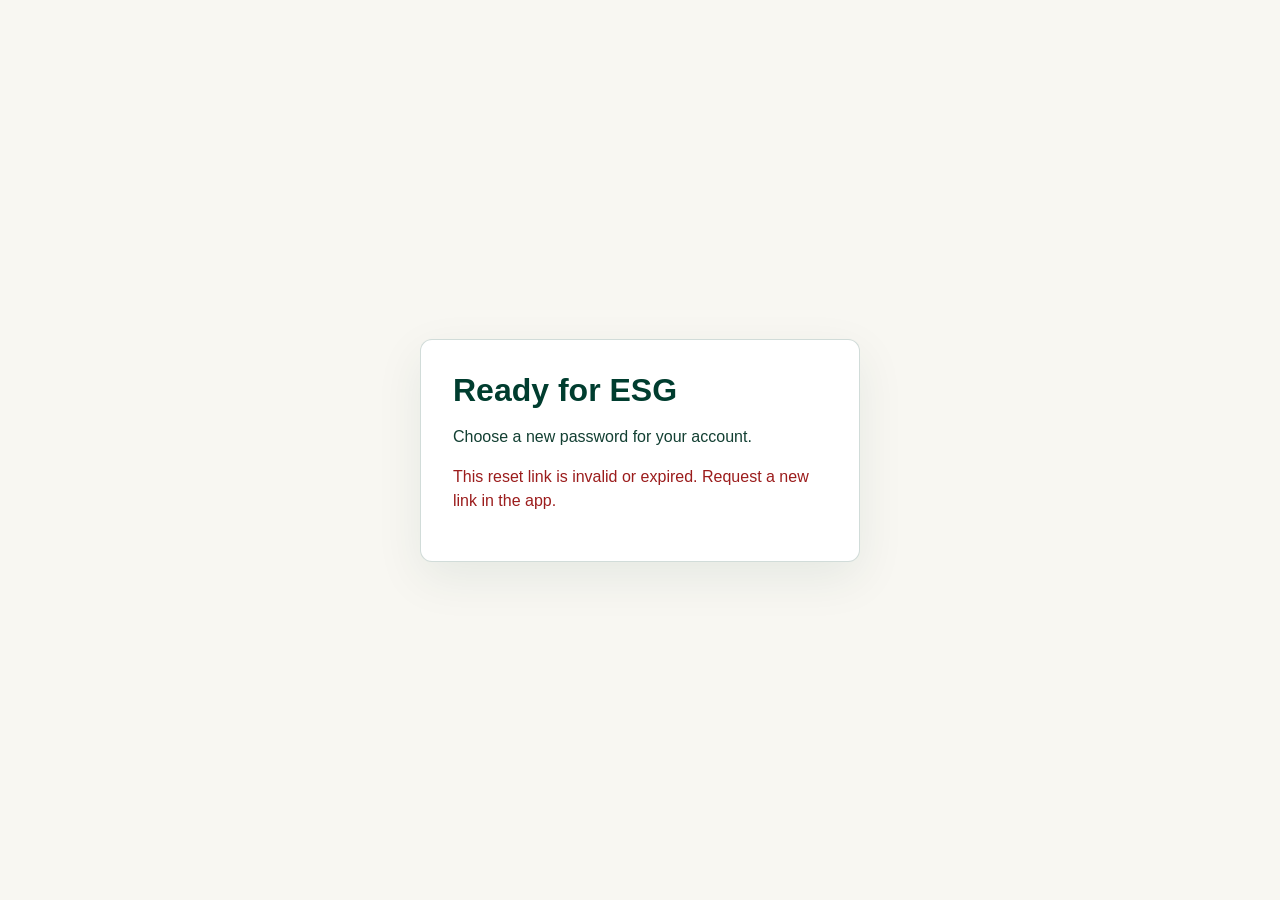
<file: reset.html>
<!DOCTYPE html>
<html lang="en">
<head>
  <meta charset="UTF-8" />
  <meta name="viewport" content="width=device-width, initial-scale=1.0" />
  <title>Reset password | Ready for ESG</title>
  <style>
    :root {
      color-scheme: light;
      font-family: Arial, sans-serif;
      background: #f8f7f2;
      color: #123f32;
    }

    body {
      margin: 0;
      min-height: 100vh;
      display: grid;
      place-items: center;
      padding: 24px;
      box-sizing: border-box;
    }

    main {
      width: min(440px, 100%);
      background: #fff;
      border: 1px solid rgba(0, 61, 47, 0.18);
      border-radius: 12px;
      padding: 32px;
      box-sizing: border-box;
      box-shadow: 0 16px 48px rgba(0, 61, 47, 0.08);
    }

    h1 {
      margin: 0 0 8px;
      color: #003d2f;
    }

    p {
      line-height: 1.5;
    }

    label {
      display: block;
      margin: 18px 0 6px;
      font-weight: 600;
    }

    input, button {
      width: 100%;
      box-sizing: border-box;
      border-radius: 6px;
      font: inherit;
    }

    input {
      padding: 12px;
      border: 1px solid rgba(0, 61, 47, 0.3);
    }

    button {
      margin-top: 20px;
      padding: 12px;
      border: 0;
      background: #003d2f;
      color: #fff;
      cursor: pointer;
      font-weight: 600;
    }

    button:disabled {
      cursor: wait;
      opacity: 0.65;
    }

    #message {
      min-height: 24px;
      margin-top: 16px;
    }

    .error {
      color: #9b1c1c;
    }

    .success {
      color: #087443;
    }

    a {
      color: #003d2f;
      font-weight: 600;
    }
  </style>
</head>
<body>
  <main>
    <h1>Ready for ESG</h1>
    <p>Choose a new password for your account.</p>

    <form id="reset-form" hidden>
      <label for="password">New password</label>
      <input id="password" type="password" minlength="8" autocomplete="new-password" required />

      <label for="confirm-password">Confirm new password</label>
      <input id="confirm-password" type="password" minlength="8" autocomplete="new-password" required />

      <button id="submit-button" type="submit">Update password</button>
    </form>

    <p id="message" role="status">Checking your reset link...</p>
  </main>

  <script>
    const SUPABASE_URL = "https://lbghwbkuvcirvuaiseqg.supabase.co";
    const SUPABASE_KEY = "sb_publishable_1TvbHWqBdGvL2dMdiqUfUQ_1EQGxPfl";

    const form = document.getElementById("reset-form");
    const message = document.getElementById("message");
    const submitButton = document.getElementById("submit-button");
    const passwordInput = document.getElementById("password");
    const confirmInput = document.getElementById("confirm-password");

    const hashParams = new URLSearchParams(window.location.hash.slice(1));
    const queryParams = new URLSearchParams(window.location.search);
    const accessToken = hashParams.get("access_token");
    const recoveryType = hashParams.get("type");
    const authError = hashParams.get("error_description") || queryParams.get("error_description");

    function showMessage(text, kind) {
      message.textContent = text;
      message.className = kind || "";
    }

    if (authError) {
      showMessage(decodeURIComponent(authError.replace(/\+/g, " ")), "error");
    } else if (!accessToken || recoveryType !== "recovery") {
      showMessage("This reset link is invalid or expired. Request a new link in the app.", "error");
    } else {
      history.replaceState(null, "", window.location.pathname);
      form.hidden = false;
      showMessage("", "");
    }

    form.addEventListener("submit", async function (event) {
      event.preventDefault();

      const password = passwordInput.value;
      if (password.length < 8) {
        showMessage("The password must contain at least 8 characters.", "error");
        return;
      }

      if (password !== confirmInput.value) {
        showMessage("The passwords do not match.", "error");
        return;
      }

      submitButton.disabled = true;
      showMessage("Updating password...", "");

      try {
        const response = await fetch(SUPABASE_URL + "/auth/v1/user", {
          method: "PUT",
          headers: {
            "apikey": SUPABASE_KEY,
            "Authorization": "Bearer " + accessToken,
            "Content-Type": "application/json"
          },
          body: JSON.stringify({ password: password })
        });

        if (!response.ok) {
          const result = await response.json().catch(function () { return {}; });
          throw new Error(result.msg || result.message || "The password could not be updated.");
        }

        form.hidden = true;
        showMessage("Password updated successfully.", "success");

        const loginLink = document.createElement("a");
        loginLink.href = "https://readyforesg.streamlit.app/";
        loginLink.textContent = "Continue to login";
        message.appendChild(document.createElement("br"));
        message.appendChild(loginLink);
      } catch (error) {
        showMessage(error.message || "The password could not be updated.", "error");
        submitButton.disabled = false;
      }
    });
  </script>
</body>
</html>
</file>
<file: contact-modal.css>
.contact-modal {
    position: fixed;
    inset: 0;
    z-index: 9999;
    display: none;
}

.contact-modal.is-open {
    display: block;
}

.contact-modal__backdrop {
    position: absolute;
    inset: 0;
    background: rgba(10, 15, 13, 0.6);
    backdrop-filter: blur(6px);
}

.contact-modal__dialog {
    position: relative;
    width: min(680px, calc(100vw - 2rem));
    max-height: calc(100vh - 2rem);
    overflow-y: auto;
    margin: 1rem auto;
    background: var(--cream);
    color: var(--black);
    border-radius: 4px;
    box-shadow: 0 24px 80px rgba(0,0,0,0.28);
    padding: 2rem;
}

.contact-modal__close {
    position: absolute;
    top: 1rem;
    right: 1rem;
    border: 0;
    background: transparent;
    color: var(--deep);
    font-size: 1.5rem;
    line-height: 1;
    cursor: pointer;
}

.contact-modal__tag {
    font-size: 0.72rem;
    letter-spacing: 0.14em;
    text-transform: uppercase;
    color: var(--mid);
    font-weight: 500;
    margin-bottom: 0.75rem;
    display: block;
}

.contact-modal__title {
    font-family: 'Cormorant Garamond', serif;
    font-size: clamp(2rem, 4vw, 3rem);
    font-weight: 300;
    line-height: 1.1;
    color: var(--deep);
    margin-bottom: 0.8rem;
}

.contact-modal__text {
    font-size: 0.98rem;
    font-weight: 300;
    color: #4a5a54;
    line-height: 1.75;
    margin-bottom: 1.5rem;
}

.contact-form {
    display: grid;
    gap: 1rem;
}

.contact-form__row {
    display: grid;
    grid-template-columns: 1fr 1fr;
    gap: 1rem;
}

.contact-form__field {
    display: grid;
    gap: 0.45rem;
}

.contact-form__field label {
    font-size: 0.78rem;
    letter-spacing: 0.06em;
    text-transform: uppercase;
    color: var(--mid);
}

.contact-form__field input,
.contact-form__field select,
.contact-form__field textarea {
    width: 100%;
    border: 1px solid #d6d9d1;
    background: #fff;
    color: var(--black);
    padding: 0.9rem 1rem;
    border-radius: 2px;
    font: inherit;
}

.contact-form__field textarea {
    min-height: 140px;
    resize: vertical;
}

.contact-form__actions {
    display: flex;
    align-items: center;
    gap: 1rem;
    margin-top: 0.5rem;
}

.contact-form__note {
    font-size: 0.82rem;
    color: #66756e;
    line-height: 1.6;
}

.contact-form__success,
.contact-form__error {
    display: none;
    margin-top: 0.75rem;
    font-size: 0.9rem;
}

.contact-form__success.is-visible {
    display: block;
    color: #1f6a49;
}

.contact-form__error.is-visible {
    display: block;
    color: #9a2f2f;
}

.hidden-bot-field {
    position: absolute !important;
    left: -9999px !important;
    opacity: 0 !important;
    pointer-events: none !important;
}

@media (max-width: 700px) {
    .contact-modal__dialog {
        padding: 1.4rem;
    }

    .contact-form__row {
        grid-template-columns: 1fr;
    }

    .contact-form__actions {
        flex-direction: column;
        align-items: stretch;
    }
}
</file>
